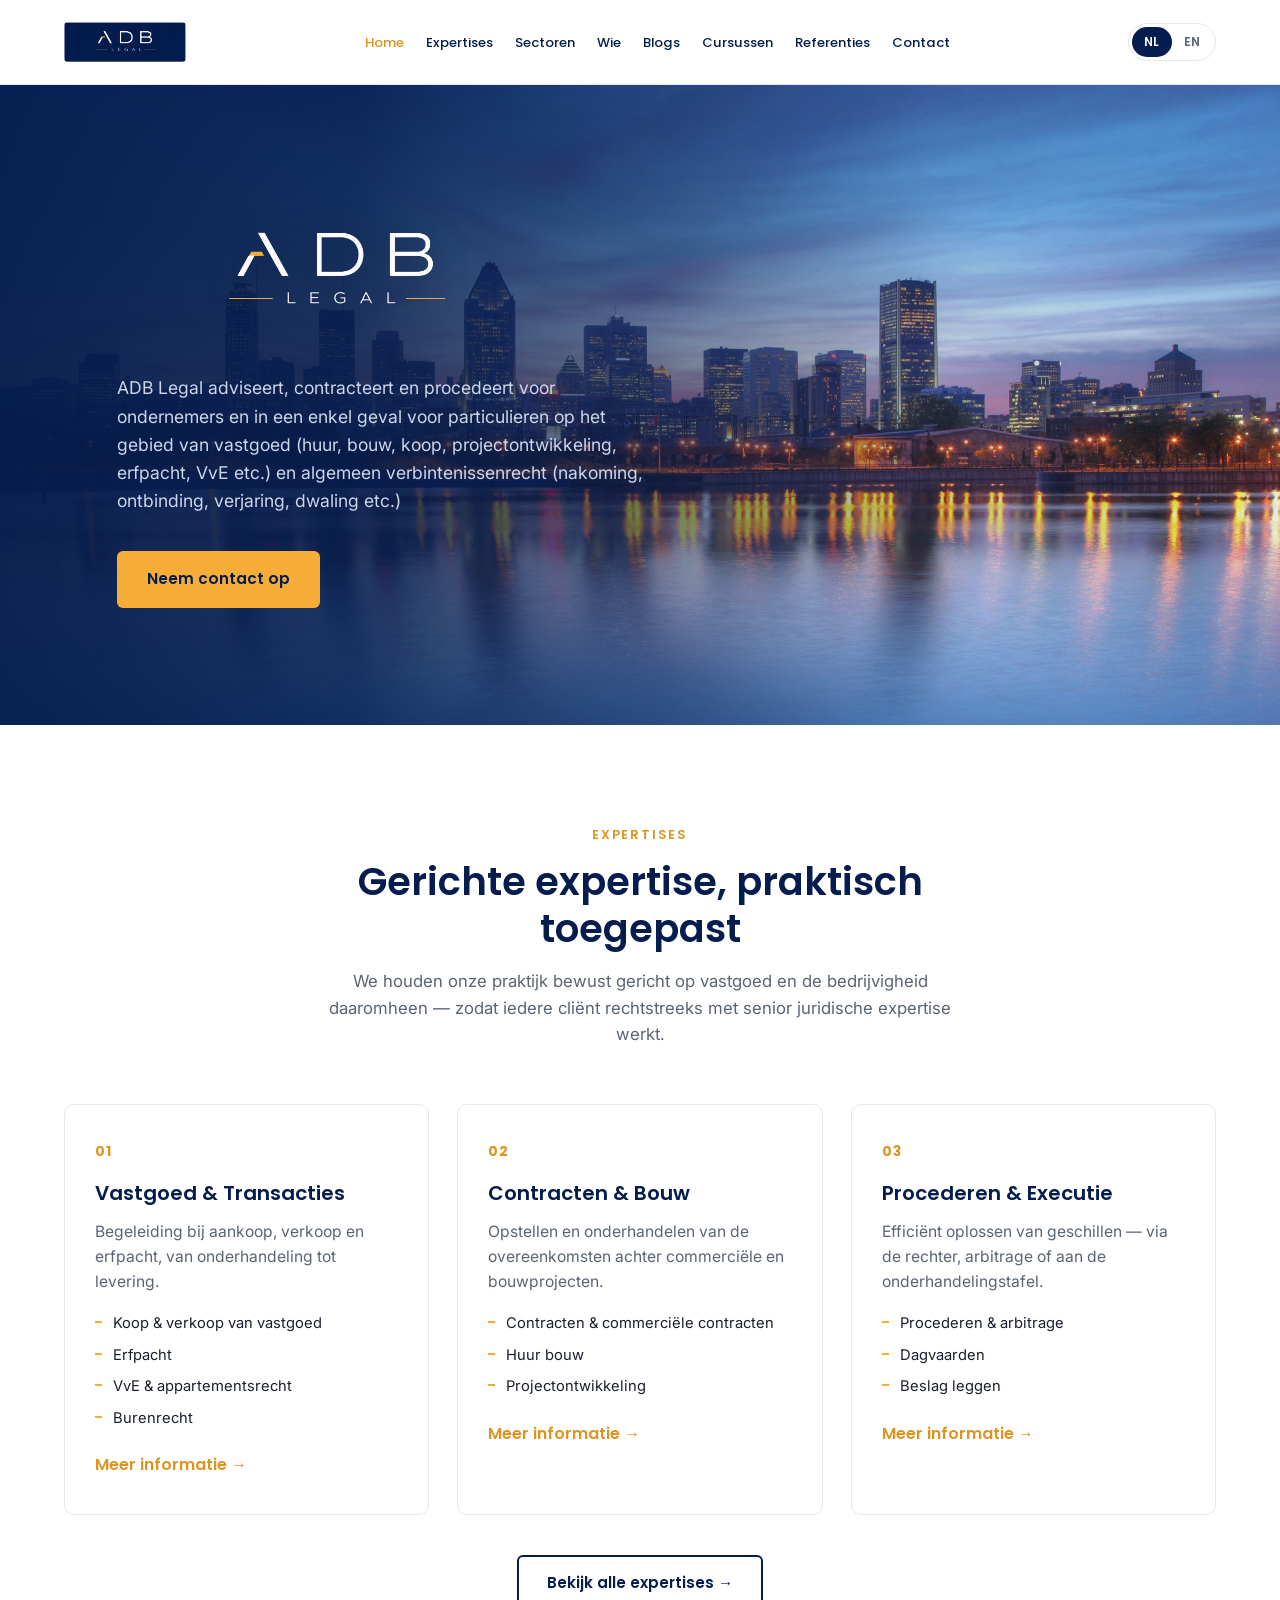
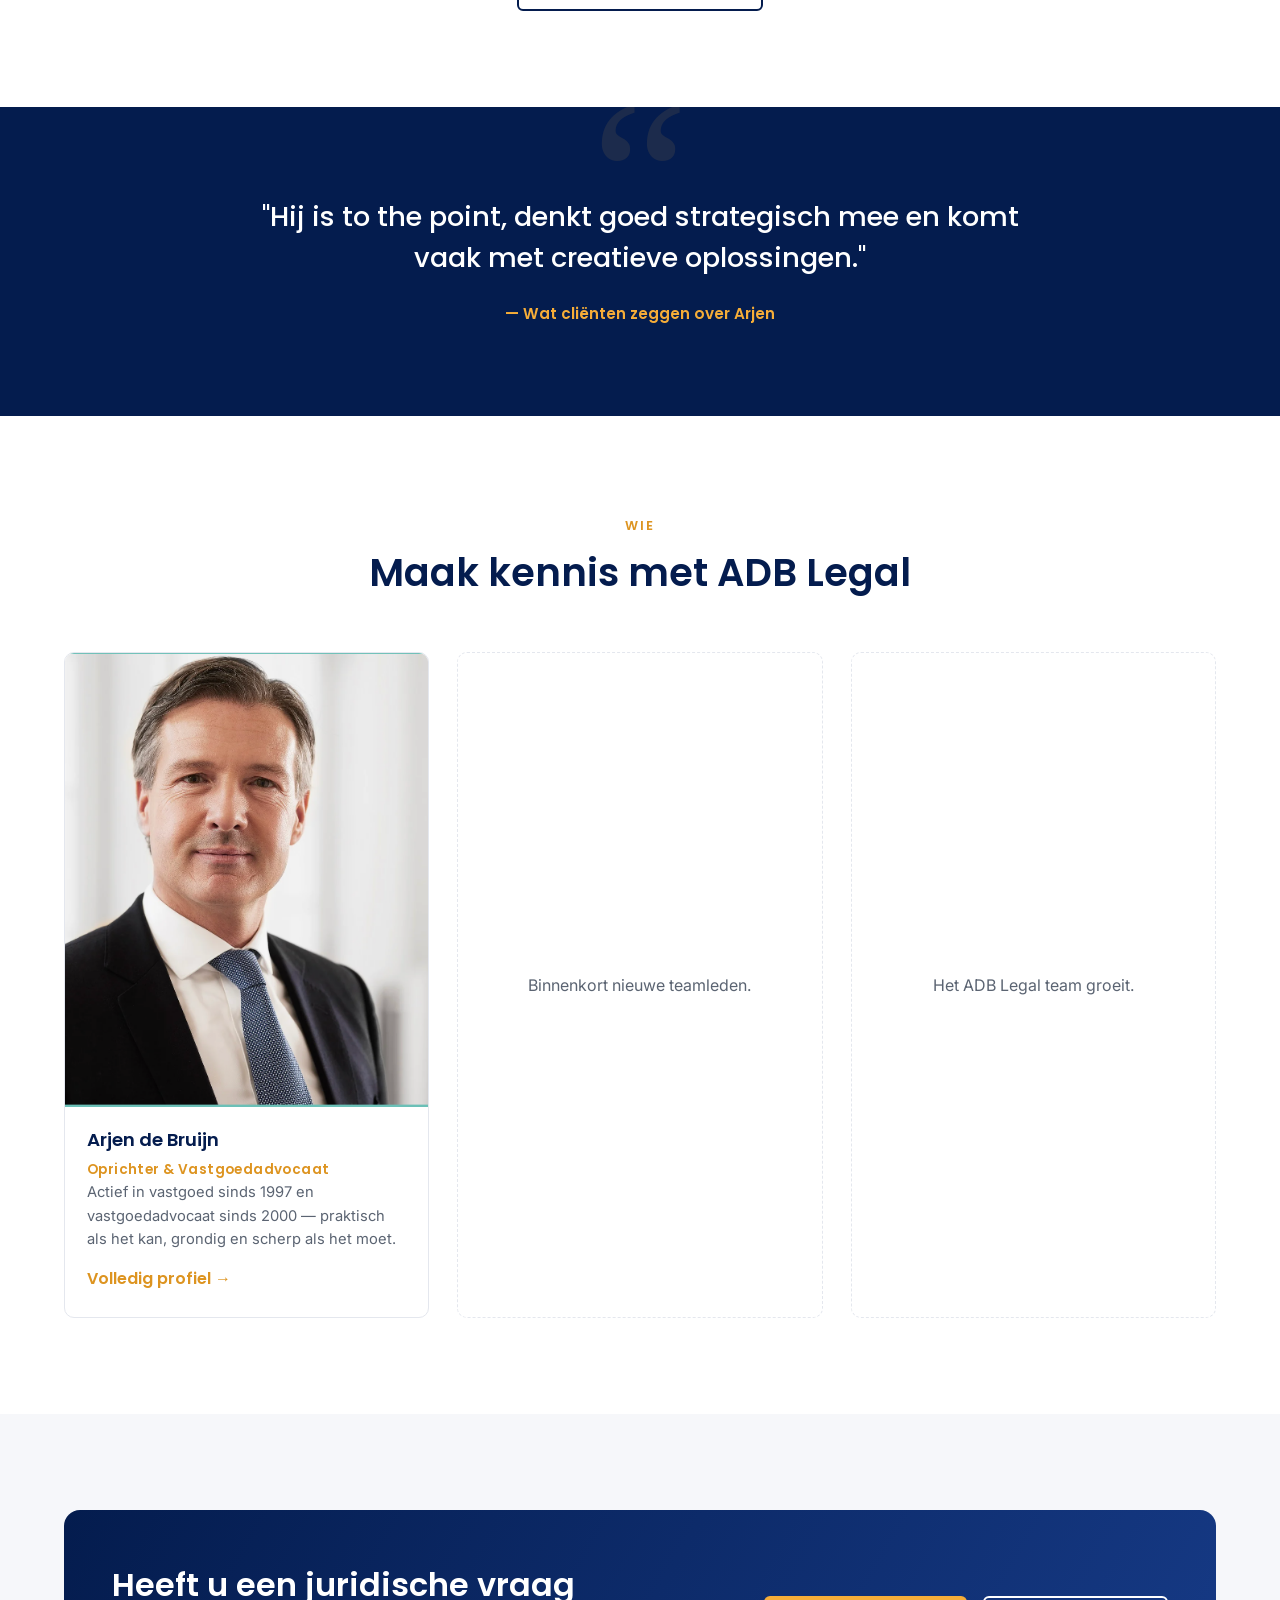
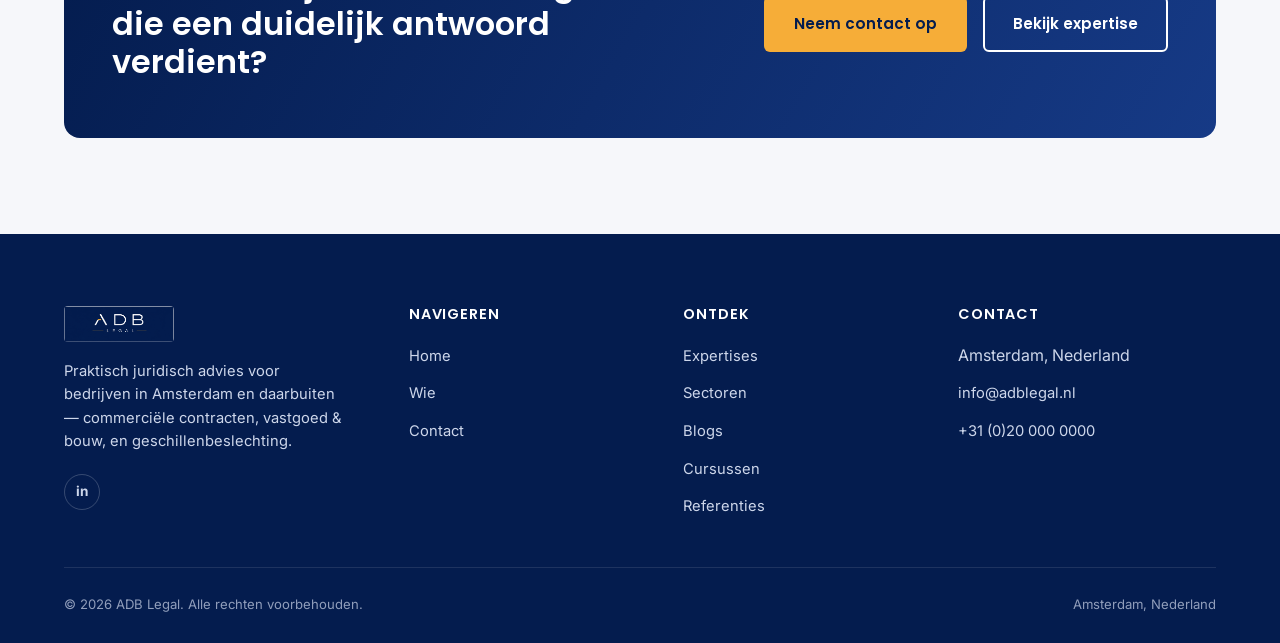
<file: index.html>
<!doctype html>
<html lang="nl">
<head>
<meta charset="UTF-8">
<meta name="viewport" content="width=device-width, initial-scale=1.0">
<title data-en="ADB Legal — Amsterdam Law Firm">ADB Legal — Advocatenkantoor Amsterdam</title>
<meta name="description" content="ADB Legal is een Amsterdams advocatenkantoor met praktisch juridisch advies over vastgoed, bouw, contracten en procederen.">
<link rel="icon" type="image/svg+xml" href="assets/images/favicon.svg">
<link rel="preconnect" href="https://fonts.googleapis.com">
<link rel="preconnect" href="https://fonts.gstatic.com" crossorigin>
<link href="https://fonts.googleapis.com/css2?family=Inter:wght@400;500;600;700&family=Poppins:wght@500;600;700&display=swap" rel="stylesheet">
<link rel="stylesheet" href="assets/css/style.css">
</head>
<body>

<header class="site-header">
  <div class="container">
    <a href="index.html" class="brand"><img src="assets/images/adb-legal-logo.png" alt="ADB Legal"></a>
    <nav class="main-nav" id="main-nav">
      <a href="index.html" class="active" data-en="Home">Home</a>
      <a href="expertise.html" data-en="Areas of Expertise">Expertises</a>
      <a href="sectors.html" data-en="Sectors">Sectoren</a>
      <a href="team.html" data-en="Who">Wie</a>
      <a href="blogs.html" data-en="Blogs">Blogs</a>
      <a href="courses.html" data-en="Courses">Cursussen</a>
      <a href="references.html" data-en="References">Referenties</a>
      <a href="contact.html" data-en="Contact">Contact</a>
    </nav>
    <div class="header-right">
      <div class="lang-switch" role="group" aria-label="Language">
        <button type="button" data-lang="nl">NL</button>
        <button type="button" data-lang="en">EN</button>
      </div>
      <button class="nav-toggle" aria-label="Toggle menu" aria-expanded="false">
        <span></span><span></span><span></span>
      </button>
    </div>
  </div>
</header>

<section class="hero">
  <div class="hero-media">
    <img src="assets/images/hero-skyline.jpg" alt="City skyline at dusk">
  </div>
  <div class="container hero-inner">
    <div class="hero-copy">
      <img src="assets/images/adb-legal-logo-transparent.png" alt="ADB Legal" class="hero-logo">
      <p data-en="ADB Legal advises, contracts and litigates — mainly for businesses, and occasionally for private individuals — in real estate (lease, construction, purchase, project development, ground lease, owners' associations, etc.) and general contract law (performance, termination, limitation periods, mistake, etc.)">ADB Legal adviseert, contracteert en procedeert voor ondernemers en in een enkel geval voor particulieren op het gebied van vastgoed (huur, bouw, koop, projectontwikkeling, erfpacht, VvE etc.) en algemeen verbintenissenrecht (nakoming, ontbinding, verjaring, dwaling etc.)</p>
      <div class="hero-actions">
        <a href="contact.html" class="btn btn-primary" data-en="Let's connect">Neem contact op</a>
      </div>
    </div>
  </div>
</section>

<section class="section" id="expertise">
  <div class="container">
    <div class="section-head center">
      <span class="eyebrow" data-en="Areas of Expertise">Expertises</span>
      <h2 data-en="Focused expertise, applied practically">Gerichte expertise, praktisch toegepast</h2>
      <p data-en="We keep our practice deliberately focused on real estate and the business around it — so every client works directly with senior legal expertise.">We houden onze praktijk bewust gericht op vastgoed en de bedrijvigheid daaromheen — zodat iedere cliënt rechtstreeks met senior juridische expertise werkt.</p>
    </div>
    <div class="card-grid">
      <div class="service-card">
        <span class="num">01</span>
        <h3 data-en="Real Estate &amp; Transactions">Vastgoed &amp; Transacties</h3>
        <p data-en="Guiding acquisitions, sales and ground leases from negotiation through delivery.">Begeleiding bij aankoop, verkoop en erfpacht, van onderhandeling tot levering.</p>
        <ul>
          <li data-en="Real estate purchases &amp; sale">Koop &amp; verkoop van vastgoed</li>
          <li data-en="Ground leases">Erfpacht</li>
          <li data-en="Homeowners' associations &amp; condominium law">VvE &amp; appartementsrecht</li>
          <li data-en="Neighbor law">Burenrecht</li>
        </ul>
        <a href="expertise.html#real-estate-transactions" class="btn-text" data-en="Learn more →">Meer informatie →</a>
      </div>
      <div class="service-card">
        <span class="num">02</span>
        <h3 data-en="Contracts &amp; Construction">Contracten &amp; Bouw</h3>
        <p data-en="Drafting and negotiating the agreements behind commercial and construction projects.">Opstellen en onderhandelen van de overeenkomsten achter commerciële en bouwprojecten.</p>
        <ul>
          <li data-en="Contracts &amp; commercial contracts">Contracten &amp; commerciële contracten</li>
          <li data-en="Construction leases">Huur bouw</li>
          <li data-en="Project development">Projectontwikkeling</li>
        </ul>
        <a href="expertise.html#contracts-construction" class="btn-text" data-en="Learn more →">Meer informatie →</a>
      </div>
      <div class="service-card">
        <span class="num">03</span>
        <h3 data-en="Litigation &amp; Enforcement">Procederen &amp; Executie</h3>
        <p data-en="Resolving conflicts efficiently — in court, arbitration, or at the negotiating table.">Efficiënt oplossen van geschillen — via de rechter, arbitrage of aan de onderhandelingstafel.</p>
        <ul>
          <li data-en="Litigation &amp; arbitration">Procederen &amp; arbitrage</li>
          <li data-en="Summonses">Dagvaarden</li>
          <li data-en="Attachments">Beslag leggen</li>
        </ul>
        <a href="expertise.html#litigation-enforcement" class="btn-text" data-en="Learn more →">Meer informatie →</a>
      </div>
    </div>
    <div style="text-align:center; margin-top: 40px;">
      <a href="expertise.html" class="btn btn-outline-navy" data-en="View all areas of expertise →">Bekijk alle expertises →</a>
    </div>
  </div>
</section>

<section class="quote-banner">
  <div class="container">
    <blockquote>
      <span data-en="&quot;He is straight to the point, thinks strategically, and often comes up with creative solutions.&quot;">"Hij is to the point, denkt goed strategisch mee en komt vaak met creatieve oplossingen."</span>
      <cite data-en="— What clients say about Arjen">— Wat cliënten zeggen over Arjen</cite>
    </blockquote>
  </div>
</section>

<section class="section">
  <div class="container">
    <div class="section-head center">
      <span class="eyebrow" data-en="Who">Wie</span>
      <h2 data-en="Meet the people behind ADB Legal">Maak kennis met ADB Legal</h2>
    </div>
    <div class="team-grid">
      <div class="team-card">
        <div class="photo">
          <img src="assets/images/arjen-de-bruijn.jpg" alt="Arjen de Bruijn">
        </div>
        <div class="info">
          <h3>Arjen de Bruijn</h3>
          <span class="role" data-en="Founding Partner &amp; Real Estate Attorney">Oprichter &amp; Vastgoedadvocaat</span>
          <p class="bio" data-en="Active in real estate since 1997 and a real estate attorney since 2000 — practical when possible, thorough and incisive when necessary.">Actief in vastgoed sinds 1997 en vastgoedadvocaat sinds 2000 — praktisch als het kan, grondig en scherp als het moet.</p>
          <a href="team.html" class="btn-text" data-en="Full profile →">Volledig profiel →</a>
        </div>
      </div>
      <div class="team-card placeholder">
        <p data-en="New team members joining soon.">Binnenkort nieuwe teamleden.</p>
      </div>
      <div class="team-card placeholder">
        <p data-en="Growing the ADB Legal team.">Het ADB Legal team groeit.</p>
      </div>
    </div>
  </div>
</section>

<section class="section bg-off">
  <div class="container">
    <div class="cta-banner">
      <h2 data-en="Have a legal question that needs a straight answer?">Heeft u een juridische vraag die een duidelijk antwoord verdient?</h2>
      <div class="actions">
        <a href="contact.html" class="btn btn-primary" data-en="Get in touch">Neem contact op</a>
        <a href="expertise.html" class="btn btn-outline" data-en="Explore expertise">Bekijk expertise</a>
      </div>
    </div>
  </div>
</section>

<footer class="site-footer">
  <div class="container">
    <div class="footer-grid">
      <div class="footer-brand">
        <img src="assets/images/adb-legal-logo.png" alt="ADB Legal">
        <p data-en="Practical legal counsel for businesses in Amsterdam and beyond — commercial contracts, real estate &amp; construction, and dispute resolution.">Praktisch juridisch advies voor bedrijven in Amsterdam en daarbuiten — commerciële contracten, vastgoed &amp; bouw, en geschillenbeslechting.</p>
        <div class="footer-social">
          <a href="#" aria-label="LinkedIn">in</a>
        </div>
      </div>
      <div class="footer-col">
        <h4 data-en="Navigate">Navigeren</h4>
        <ul>
          <li><a href="index.html" data-en="Home">Home</a></li>
          <li><a href="team.html" data-en="Who">Wie</a></li>
          <li><a href="contact.html" data-en="Contact">Contact</a></li>
        </ul>
      </div>
      <div class="footer-col">
        <h4 data-en="Explore">Ontdek</h4>
        <ul>
          <li><a href="expertise.html" data-en="Areas of Expertise">Expertises</a></li>
          <li><a href="sectors.html" data-en="Sectors">Sectoren</a></li>
          <li><a href="blogs.html" data-en="Blogs">Blogs</a></li>
          <li><a href="courses.html" data-en="Courses">Cursussen</a></li>
          <li><a href="references.html" data-en="References">Referenties</a></li>
        </ul>
      </div>
      <div class="footer-col">
        <h4>Contact</h4>
        <ul>
          <li data-en="Amsterdam, The Netherlands">Amsterdam, Nederland</li>
          <li><a href="mailto:info@adblegal.nl">info@adblegal.nl</a></li>
          <li><a href="tel:+31200000000">+31 (0)20 000 0000</a></li>
        </ul>
      </div>
    </div>
    <div class="footer-bottom">
      <span data-en="© 2026 ADB Legal. All rights reserved.">© 2026 ADB Legal. Alle rechten voorbehouden.</span>
      <span data-en="Amsterdam, The Netherlands">Amsterdam, Nederland</span>
    </div>
  </div>
</footer>

<script src="assets/js/i18n.js"></script>
<script src="assets/js/main.js"></script>
</body>
</html>
</file>
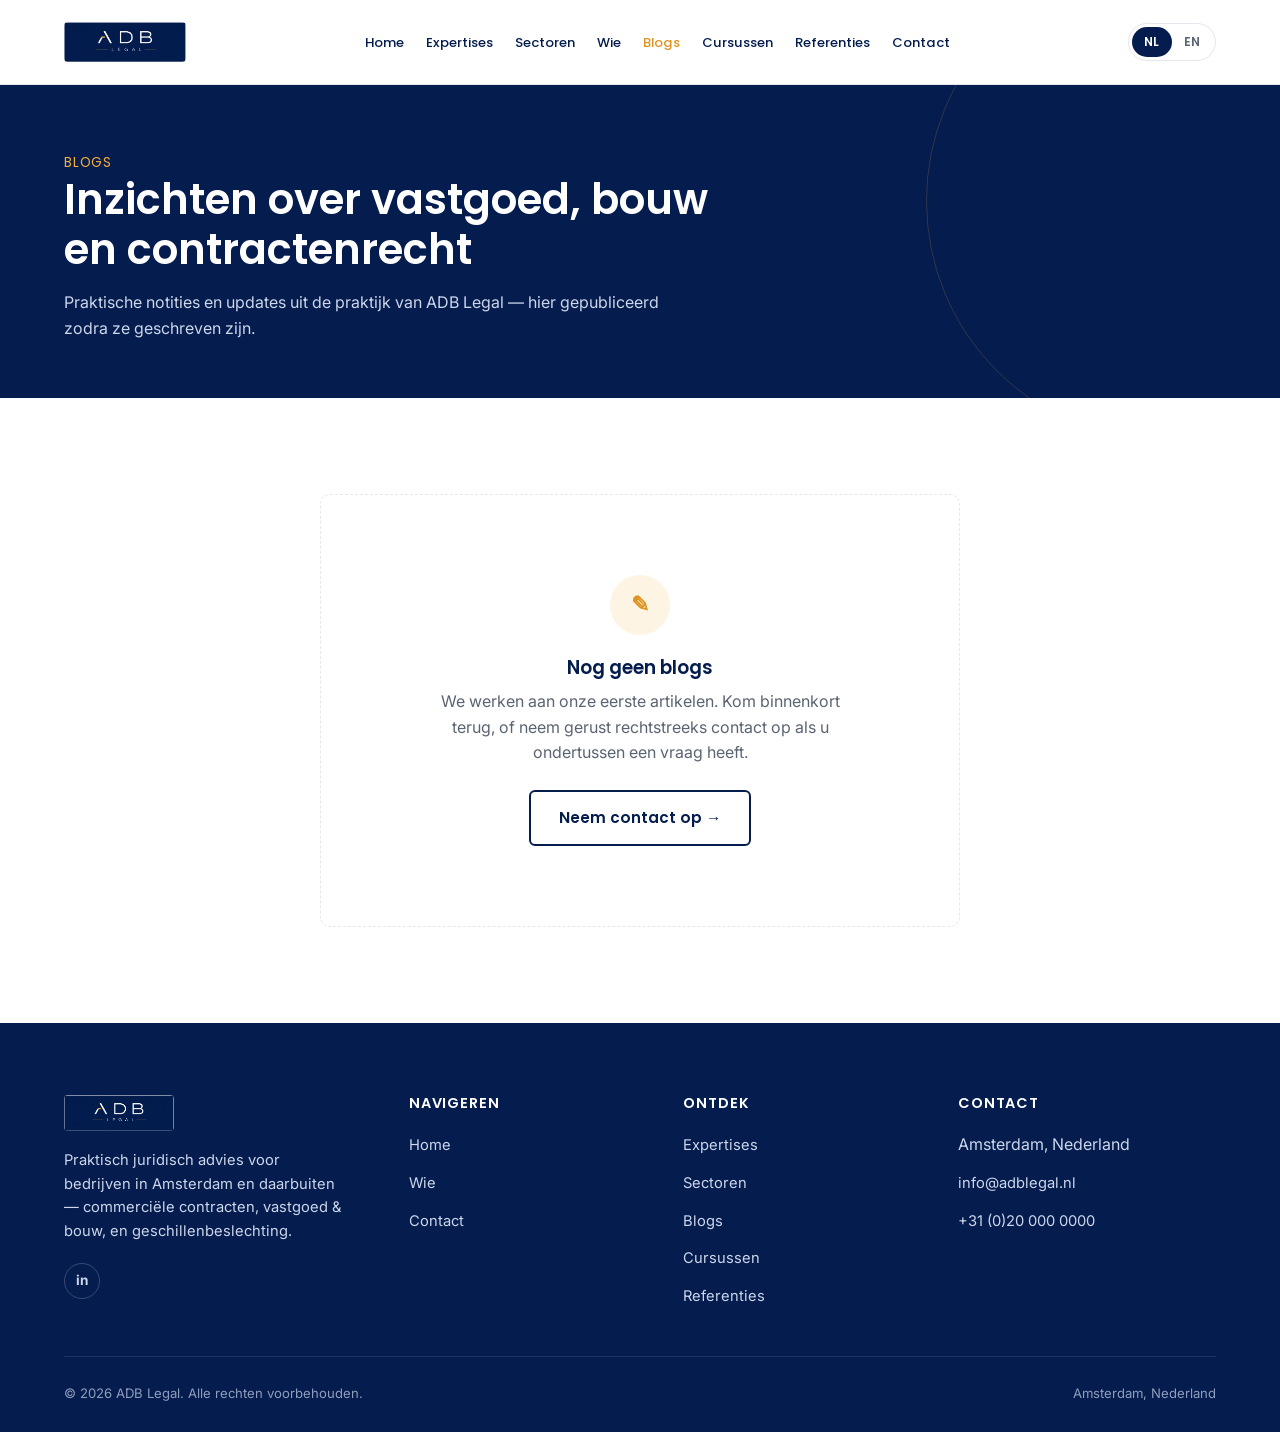
<file: blogs.html>
<!doctype html>
<html lang="nl">
<head>
<meta charset="UTF-8">
<meta name="viewport" content="width=device-width, initial-scale=1.0">
<title>Blogs — ADB Legal</title>
<meta name="description" content="Inzichten en updates van ADB Legal.">
<link rel="icon" type="image/svg+xml" href="assets/images/favicon.svg">
<link rel="preconnect" href="https://fonts.googleapis.com">
<link rel="preconnect" href="https://fonts.gstatic.com" crossorigin>
<link href="https://fonts.googleapis.com/css2?family=Inter:wght@400;500;600;700&family=Poppins:wght@500;600;700&display=swap" rel="stylesheet">
<link rel="stylesheet" href="assets/css/style.css">
</head>
<body>

<header class="site-header">
  <div class="container">
    <a href="index.html" class="brand"><img src="assets/images/adb-legal-logo.png" alt="ADB Legal"></a>
    <nav class="main-nav" id="main-nav">
      <a href="index.html" data-en="Home">Home</a>
      <a href="expertise.html" data-en="Areas of Expertise">Expertises</a>
      <a href="sectors.html" data-en="Sectors">Sectoren</a>
      <a href="team.html" data-en="Who">Wie</a>
      <a href="blogs.html" class="active" data-en="Blogs">Blogs</a>
      <a href="courses.html" data-en="Courses">Cursussen</a>
      <a href="references.html" data-en="References">Referenties</a>
      <a href="contact.html" data-en="Contact">Contact</a>
    </nav>
    <div class="header-right">
      <div class="lang-switch" role="group" aria-label="Language">
        <button type="button" data-lang="nl">NL</button>
        <button type="button" data-lang="en">EN</button>
      </div>
      <button class="nav-toggle" aria-label="Toggle menu" aria-expanded="false">
        <span></span><span></span><span></span>
      </button>
    </div>
  </div>
</header>

<section class="page-header">
  <div class="container">
    <span class="breadcrumb">Blogs</span>
    <h1 data-en="Insights on real estate, construction and contract law">Inzichten over vastgoed, bouw en contractenrecht</h1>
    <p data-en="Practical notes and updates from ADB Legal's practice — published here as they're written.">Praktische notities en updates uit de praktijk van ADB Legal — hier gepubliceerd zodra ze geschreven zijn.</p>
  </div>
</section>

<section class="section">
  <div class="container">
    <div class="empty-state">
      <div class="icon">✎</div>
      <h3 data-en="No blog posts yet">Nog geen blogs</h3>
      <p data-en="We're working on our first articles. Check back soon, or get in touch directly if you have a question in the meantime.">We werken aan onze eerste artikelen. Kom binnenkort terug, of neem gerust rechtstreeks contact op als u ondertussen een vraag heeft.</p>
      <div style="margin-top: 24px;">
        <a href="contact.html" class="btn btn-outline-navy" data-en="Get in touch →">Neem contact op →</a>
      </div>
    </div>
  </div>
</section>

<footer class="site-footer">
  <div class="container">
    <div class="footer-grid">
      <div class="footer-brand">
        <img src="assets/images/adb-legal-logo.png" alt="ADB Legal">
        <p data-en="Practical legal counsel for businesses in Amsterdam and beyond — commercial contracts, real estate &amp; construction, and dispute resolution.">Praktisch juridisch advies voor bedrijven in Amsterdam en daarbuiten — commerciële contracten, vastgoed &amp; bouw, en geschillenbeslechting.</p>
        <div class="footer-social">
          <a href="#" aria-label="LinkedIn">in</a>
        </div>
      </div>
      <div class="footer-col">
        <h4 data-en="Navigate">Navigeren</h4>
        <ul>
          <li><a href="index.html" data-en="Home">Home</a></li>
          <li><a href="team.html" data-en="Who">Wie</a></li>
          <li><a href="contact.html" data-en="Contact">Contact</a></li>
        </ul>
      </div>
      <div class="footer-col">
        <h4 data-en="Explore">Ontdek</h4>
        <ul>
          <li><a href="expertise.html" data-en="Areas of Expertise">Expertises</a></li>
          <li><a href="sectors.html" data-en="Sectors">Sectoren</a></li>
          <li><a href="blogs.html" data-en="Blogs">Blogs</a></li>
          <li><a href="courses.html" data-en="Courses">Cursussen</a></li>
          <li><a href="references.html" data-en="References">Referenties</a></li>
        </ul>
      </div>
      <div class="footer-col">
        <h4>Contact</h4>
        <ul>
          <li data-en="Amsterdam, The Netherlands">Amsterdam, Nederland</li>
          <li><a href="mailto:info@adblegal.nl">info@adblegal.nl</a></li>
          <li><a href="tel:+31200000000">+31 (0)20 000 0000</a></li>
        </ul>
      </div>
    </div>
    <div class="footer-bottom">
      <span data-en="© 2026 ADB Legal. All rights reserved.">© 2026 ADB Legal. Alle rechten voorbehouden.</span>
      <span data-en="Amsterdam, The Netherlands">Amsterdam, Nederland</span>
    </div>
  </div>
</footer>

<script src="assets/js/i18n.js"></script>
<script src="assets/js/main.js"></script>
</body>
</html>
</file>
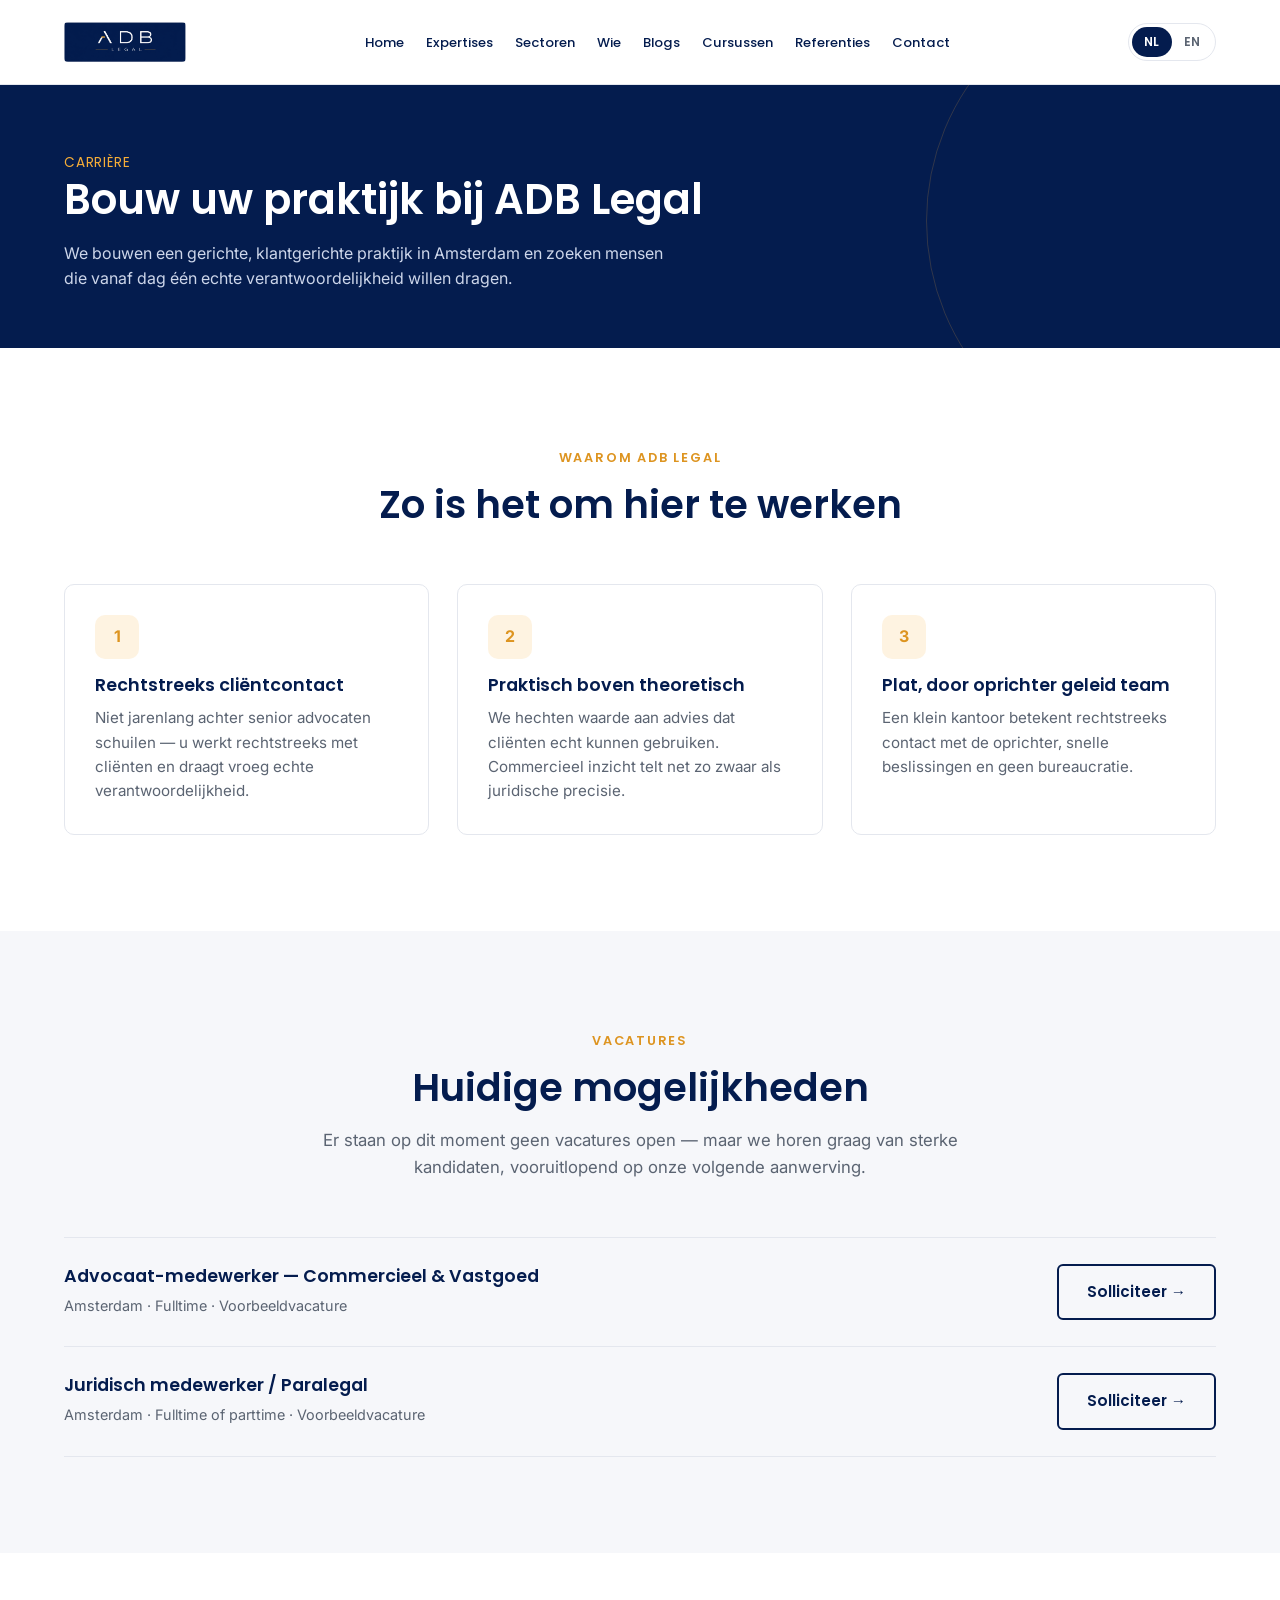
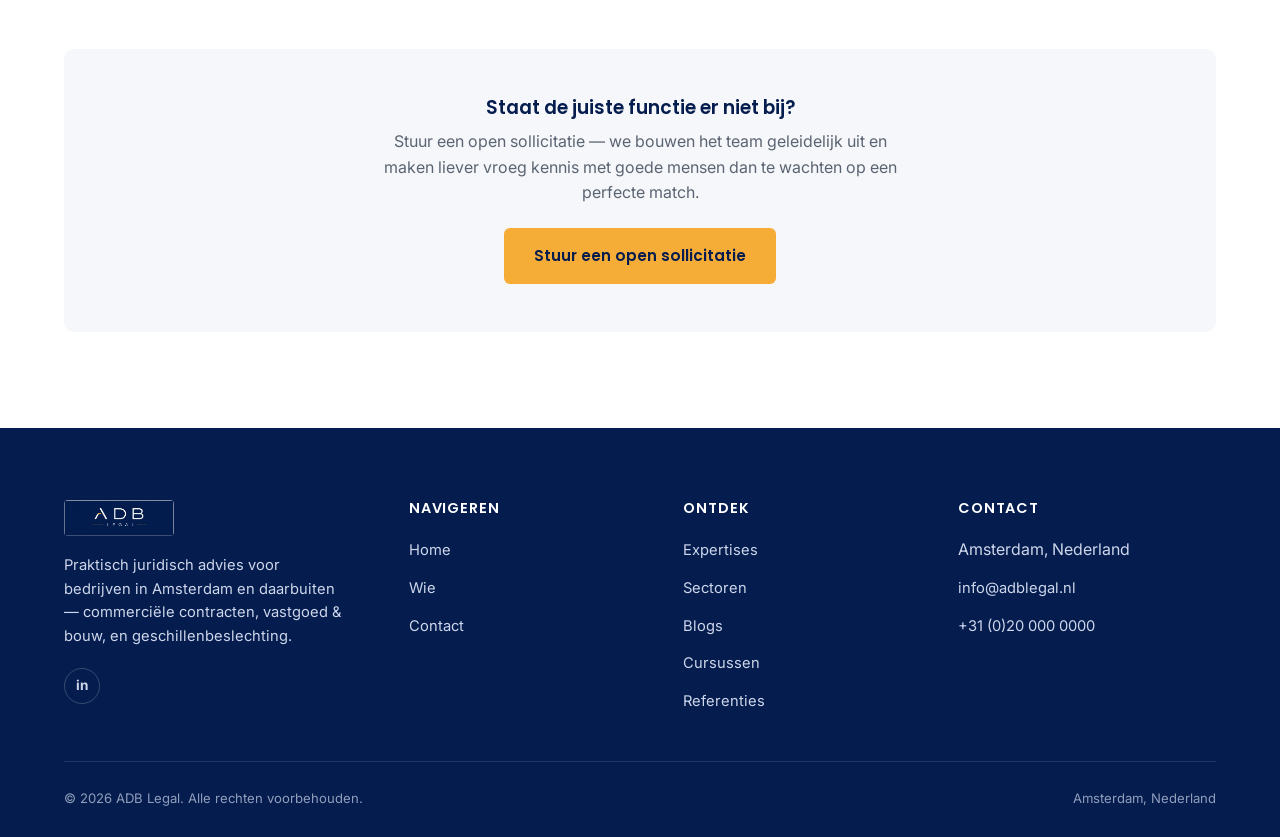
<file: career.html>
<!doctype html>
<html lang="nl">
<head>
<meta charset="UTF-8">
<meta name="viewport" content="width=device-width, initial-scale=1.0">
<title data-en="Career — ADB Legal">Carrière — ADB Legal</title>
<meta name="description" content="Werken bij ADB Legal in Amsterdam. Bekijk openstaande vacatures en onze aanpak van de praktijk.">
<link rel="icon" type="image/svg+xml" href="assets/images/favicon.svg">
<link rel="preconnect" href="https://fonts.googleapis.com">
<link rel="preconnect" href="https://fonts.gstatic.com" crossorigin>
<link href="https://fonts.googleapis.com/css2?family=Inter:wght@400;500;600;700&family=Poppins:wght@500;600;700&display=swap" rel="stylesheet">
<link rel="stylesheet" href="assets/css/style.css">
</head>
<body>

<header class="site-header">
  <div class="container">
    <a href="index.html" class="brand"><img src="assets/images/adb-legal-logo.png" alt="ADB Legal"></a>
    <nav class="main-nav" id="main-nav">
      <a href="index.html" data-en="Home">Home</a>
      <a href="expertise.html" data-en="Areas of Expertise">Expertises</a>
      <a href="sectors.html" data-en="Sectors">Sectoren</a>
      <a href="team.html" data-en="Who">Wie</a>
      <a href="blogs.html" data-en="Blogs">Blogs</a>
      <a href="courses.html" data-en="Courses">Cursussen</a>
      <a href="references.html" data-en="References">Referenties</a>
      <a href="contact.html" data-en="Contact">Contact</a>
    </nav>
    <div class="header-right">
      <div class="lang-switch" role="group" aria-label="Language">
        <button type="button" data-lang="nl">NL</button>
        <button type="button" data-lang="en">EN</button>
      </div>
      <button class="nav-toggle" aria-label="Toggle menu" aria-expanded="false">
        <span></span><span></span><span></span>
      </button>
    </div>
  </div>
</header>

<section class="page-header">
  <div class="container">
    <span class="breadcrumb" data-en="Career">Carrière</span>
    <h1 data-en="Build your practice at ADB Legal">Bouw uw praktijk bij ADB Legal</h1>
    <p data-en="We're growing a focused, client-first firm in Amsterdam and looking for people who want real ownership of their work from day one.">We bouwen een gerichte, klantgerichte praktijk in Amsterdam en zoeken mensen die vanaf dag één echte verantwoordelijkheid willen dragen.</p>
  </div>
</section>

<section class="section">
  <div class="container">
    <div class="section-head center">
      <span class="eyebrow" data-en="Why ADB Legal">Waarom ADB Legal</span>
      <h2 data-en="What it's like to work here">Zo is het om hier te werken</h2>
    </div>
    <div class="value-grid">
      <div class="value-card">
        <div class="icon">1</div>
        <h3 data-en="Direct client ownership">Rechtstreeks cliëntcontact</h3>
        <p data-en="No sitting behind senior associates for years — you work directly with clients and carry real responsibility early.">Niet jarenlang achter senior advocaten schuilen — u werkt rechtstreeks met cliënten en draagt vroeg echte verantwoordelijkheid.</p>
      </div>
      <div class="value-card">
        <div class="icon">2</div>
        <h3 data-en="Practical over theoretical">Praktisch boven theoretisch</h3>
        <p data-en="We value advice clients can actually use. Commercial judgment matters as much as legal precision.">We hechten waarde aan advies dat cliënten echt kunnen gebruiken. Commercieel inzicht telt net zo zwaar als juridische precisie.</p>
      </div>
      <div class="value-card">
        <div class="icon">3</div>
        <h3 data-en="Flat, founder-led team">Plat, door oprichter geleid team</h3>
        <p data-en="A small firm means direct access to the founding partner, fast decisions, and no bureaucracy.">Een klein kantoor betekent rechtstreeks contact met de oprichter, snelle beslissingen en geen bureaucratie.</p>
      </div>
    </div>
  </div>
</section>

<section class="section bg-off">
  <div class="container">
    <div class="section-head center">
      <span class="eyebrow" data-en="Open Roles">Vacatures</span>
      <h2 data-en="Current opportunities">Huidige mogelijkheden</h2>
      <p data-en="There are no open vacancies listed right now — but we're always happy to hear from strong candidates ahead of our next hire.">Er staan op dit moment geen vacatures open — maar we horen graag van sterke kandidaten, vooruitlopend op onze volgende aanwerving.</p>
    </div>
    <div class="job-list">
      <div class="job-row">
        <div>
          <h3 data-en="Associate Lawyer — Commercial &amp; Real Estate">Advocaat-medewerker — Commercieel &amp; Vastgoed</h3>
          <span class="meta" data-en="Amsterdam · Full-time · Placeholder listing">Amsterdam · Fulltime · Voorbeeldvacature</span>
        </div>
        <a href="contact.html" class="btn btn-outline-navy" data-en="Apply →">Solliciteer →</a>
      </div>
      <div class="job-row">
        <div>
          <h3 data-en="Legal Assistant / Paralegal">Juridisch medewerker / Paralegal</h3>
          <span class="meta" data-en="Amsterdam · Full-time or part-time · Placeholder listing">Amsterdam · Fulltime of parttime · Voorbeeldvacature</span>
        </div>
        <a href="contact.html" class="btn btn-outline-navy" data-en="Apply →">Solliciteer →</a>
      </div>
    </div>
  </div>
</section>

<section class="section">
  <div class="container">
    <div class="open-app">
      <h3 data-en="Don't see the right role?">Staat de juiste functie er niet bij?</h3>
      <p data-en="Send us an open application — we're building the team gradually and would rather meet good people early than wait for a perfect vacancy match.">Stuur een open sollicitatie — we bouwen het team geleidelijk uit en maken liever vroeg kennis met goede mensen dan te wachten op een perfecte match.</p>
      <a href="contact.html" class="btn btn-primary" data-en="Send an open application">Stuur een open sollicitatie</a>
    </div>
  </div>
</section>

<footer class="site-footer">
  <div class="container">
    <div class="footer-grid">
      <div class="footer-brand">
        <img src="assets/images/adb-legal-logo.png" alt="ADB Legal">
        <p data-en="Practical legal counsel for businesses in Amsterdam and beyond — commercial contracts, real estate &amp; construction, and dispute resolution.">Praktisch juridisch advies voor bedrijven in Amsterdam en daarbuiten — commerciële contracten, vastgoed &amp; bouw, en geschillenbeslechting.</p>
        <div class="footer-social">
          <a href="#" aria-label="LinkedIn">in</a>
        </div>
      </div>
      <div class="footer-col">
        <h4 data-en="Navigate">Navigeren</h4>
        <ul>
          <li><a href="index.html" data-en="Home">Home</a></li>
          <li><a href="team.html" data-en="Who">Wie</a></li>
          <li><a href="contact.html" data-en="Contact">Contact</a></li>
        </ul>
      </div>
      <div class="footer-col">
        <h4 data-en="Explore">Ontdek</h4>
        <ul>
          <li><a href="expertise.html" data-en="Areas of Expertise">Expertises</a></li>
          <li><a href="sectors.html" data-en="Sectors">Sectoren</a></li>
          <li><a href="blogs.html" data-en="Blogs">Blogs</a></li>
          <li><a href="courses.html" data-en="Courses">Cursussen</a></li>
          <li><a href="references.html" data-en="References">Referenties</a></li>
        </ul>
      </div>
      <div class="footer-col">
        <h4>Contact</h4>
        <ul>
          <li data-en="Amsterdam, The Netherlands">Amsterdam, Nederland</li>
          <li><a href="mailto:info@adblegal.nl">info@adblegal.nl</a></li>
          <li><a href="tel:+31200000000">+31 (0)20 000 0000</a></li>
        </ul>
      </div>
    </div>
    <div class="footer-bottom">
      <span data-en="© 2026 ADB Legal. All rights reserved.">© 2026 ADB Legal. Alle rechten voorbehouden.</span>
      <span data-en="Amsterdam, The Netherlands">Amsterdam, Nederland</span>
    </div>
  </div>
</footer>

<script src="assets/js/i18n.js"></script>
<script src="assets/js/main.js"></script>
</body>
</html>
</file>
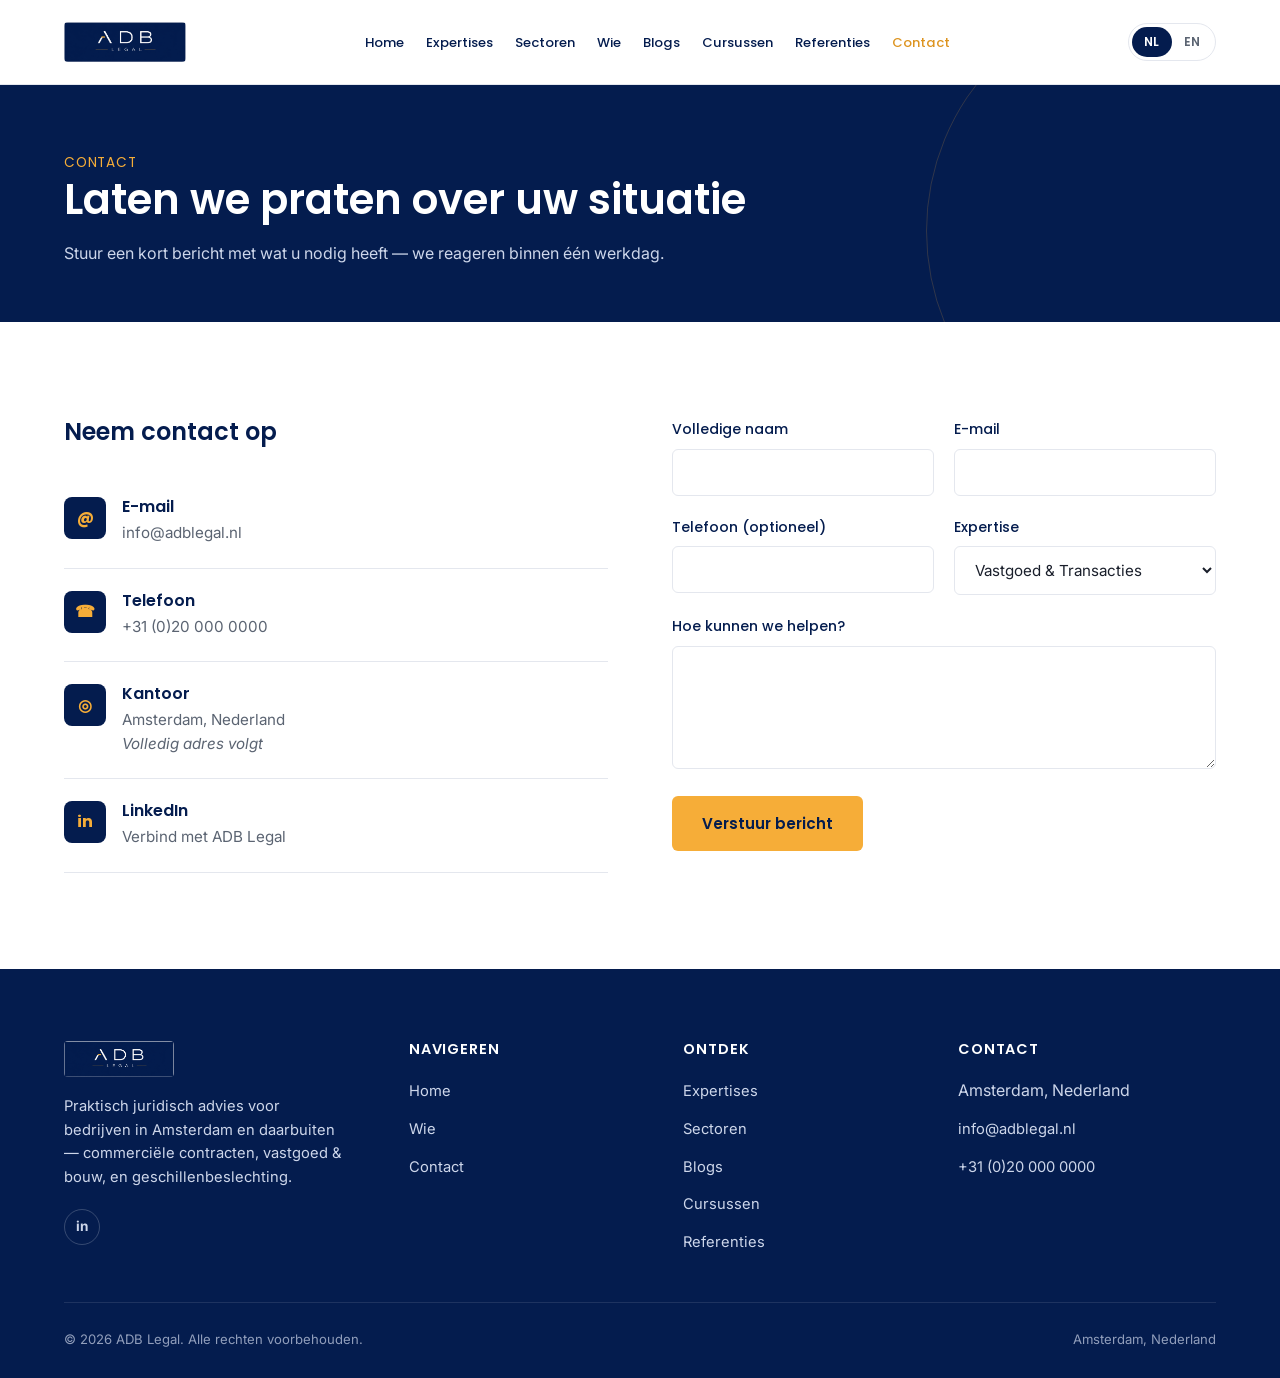
<file: contact.html>
<!doctype html>
<html lang="nl">
<head>
<meta charset="UTF-8">
<meta name="viewport" content="width=device-width, initial-scale=1.0">
<title>Contact — ADB Legal</title>
<meta name="description" content="Neem contact op met ADB Legal in Amsterdam.">
<link rel="icon" type="image/svg+xml" href="assets/images/favicon.svg">
<link rel="preconnect" href="https://fonts.googleapis.com">
<link rel="preconnect" href="https://fonts.gstatic.com" crossorigin>
<link href="https://fonts.googleapis.com/css2?family=Inter:wght@400;500;600;700&family=Poppins:wght@500;600;700&display=swap" rel="stylesheet">
<link rel="stylesheet" href="assets/css/style.css">
</head>
<body>

<header class="site-header">
  <div class="container">
    <a href="index.html" class="brand"><img src="assets/images/adb-legal-logo.png" alt="ADB Legal"></a>
    <nav class="main-nav" id="main-nav">
      <a href="index.html" data-en="Home">Home</a>
      <a href="expertise.html" data-en="Areas of Expertise">Expertises</a>
      <a href="sectors.html" data-en="Sectors">Sectoren</a>
      <a href="team.html" data-en="Who">Wie</a>
      <a href="blogs.html" data-en="Blogs">Blogs</a>
      <a href="courses.html" data-en="Courses">Cursussen</a>
      <a href="references.html" data-en="References">Referenties</a>
      <a href="contact.html" class="active" data-en="Contact">Contact</a>
    </nav>
    <div class="header-right">
      <div class="lang-switch" role="group" aria-label="Language">
        <button type="button" data-lang="nl">NL</button>
        <button type="button" data-lang="en">EN</button>
      </div>
      <button class="nav-toggle" aria-label="Toggle menu" aria-expanded="false">
        <span></span><span></span><span></span>
      </button>
    </div>
  </div>
</header>

<section class="page-header">
  <div class="container">
    <span class="breadcrumb">Contact</span>
    <h1 data-en="Let's talk about your situation">Laten we praten over uw situatie</h1>
    <p data-en="Send a short message describing what you need — we'll get back to you within one business day.">Stuur een kort bericht met wat u nodig heeft — we reageren binnen één werkdag.</p>
  </div>
</section>

<section class="section">
  <div class="container">
    <div class="contact-grid">
      <div>
        <h2 style="margin-bottom: 28px;" data-en="Get in touch">Neem contact op</h2>

        <div class="contact-info-card">
          <div class="icon">@</div>
          <div>
            <h4 data-en="Email">E-mail</h4>
            <a href="mailto:info@adblegal.nl">info@adblegal.nl</a>
          </div>
        </div>
        <div class="contact-info-card">
          <div class="icon">☎</div>
          <div>
            <h4 data-en="Phone">Telefoon</h4>
            <a href="tel:+31200000000">+31 (0)20 000 0000</a>
          </div>
        </div>
        <div class="contact-info-card">
          <div class="icon">◎</div>
          <div>
            <h4 data-en="Office">Kantoor</h4>
            <p><span data-en="Amsterdam, The Netherlands">Amsterdam, Nederland</span><br><em data-en="Full address to be added">Volledig adres volgt</em></p>
          </div>
        </div>
        <div class="contact-info-card">
          <div class="icon">in</div>
          <div>
            <h4>LinkedIn</h4>
            <a href="#" data-en="Connect with ADB Legal">Verbind met ADB Legal</a>
          </div>
        </div>
      </div>

      <div>
        <form class="contact-form">
          <div class="form-row">
            <div class="form-field">
              <label for="name" data-en="Full name">Volledige naam</label>
              <input type="text" id="name" name="name" required>
            </div>
            <div class="form-field">
              <label for="email" data-en="Email">E-mail</label>
              <input type="email" id="email" name="email" required>
            </div>
          </div>
          <div class="form-row">
            <div class="form-field">
              <label for="phone" data-en="Phone (optional)">Telefoon (optioneel)</label>
              <input type="tel" id="phone" name="phone">
            </div>
            <div class="form-field">
              <label for="topic" data-en="Practice area">Expertise</label>
              <select id="topic" name="topic">
                <option data-en="Real Estate &amp; Transactions">Vastgoed &amp; Transacties</option>
                <option data-en="Contracts &amp; Construction">Contracten &amp; Bouw</option>
                <option data-en="Litigation &amp; Enforcement">Procederen &amp; Executie</option>
                <option data-en="Not sure">Weet ik niet zeker</option>
              </select>
            </div>
          </div>
          <div class="form-field">
            <label for="message" data-en="How can we help?">Hoe kunnen we helpen?</label>
            <textarea id="message" name="message" rows="5" required></textarea>
          </div>
          <button type="submit" class="btn btn-primary" data-en="Send message">Verstuur bericht</button>
          <p class="form-note form-status" data-en-status="Thanks — this demo form isn't wired to email yet. Connect it to a form service or backend to start receiving messages." data-nl-status="Bedankt — dit demo-formulier is nog niet gekoppeld aan e-mail. Verbind het met een formulierdienst of backend om berichten te ontvangen."></p>
        </form>
      </div>
    </div>
  </div>
</section>

<footer class="site-footer">
  <div class="container">
    <div class="footer-grid">
      <div class="footer-brand">
        <img src="assets/images/adb-legal-logo.png" alt="ADB Legal">
        <p data-en="Practical legal counsel for businesses in Amsterdam and beyond — commercial contracts, real estate &amp; construction, and dispute resolution.">Praktisch juridisch advies voor bedrijven in Amsterdam en daarbuiten — commerciële contracten, vastgoed &amp; bouw, en geschillenbeslechting.</p>
        <div class="footer-social">
          <a href="#" aria-label="LinkedIn">in</a>
        </div>
      </div>
      <div class="footer-col">
        <h4 data-en="Navigate">Navigeren</h4>
        <ul>
          <li><a href="index.html" data-en="Home">Home</a></li>
          <li><a href="team.html" data-en="Who">Wie</a></li>
          <li><a href="contact.html" data-en="Contact">Contact</a></li>
        </ul>
      </div>
      <div class="footer-col">
        <h4 data-en="Explore">Ontdek</h4>
        <ul>
          <li><a href="expertise.html" data-en="Areas of Expertise">Expertises</a></li>
          <li><a href="sectors.html" data-en="Sectors">Sectoren</a></li>
          <li><a href="blogs.html" data-en="Blogs">Blogs</a></li>
          <li><a href="courses.html" data-en="Courses">Cursussen</a></li>
          <li><a href="references.html" data-en="References">Referenties</a></li>
        </ul>
      </div>
      <div class="footer-col">
        <h4>Contact</h4>
        <ul>
          <li data-en="Amsterdam, The Netherlands">Amsterdam, Nederland</li>
          <li><a href="mailto:info@adblegal.nl">info@adblegal.nl</a></li>
          <li><a href="tel:+31200000000">+31 (0)20 000 0000</a></li>
        </ul>
      </div>
    </div>
    <div class="footer-bottom">
      <span data-en="© 2026 ADB Legal. All rights reserved.">© 2026 ADB Legal. Alle rechten voorbehouden.</span>
      <span data-en="Amsterdam, The Netherlands">Amsterdam, Nederland</span>
    </div>
  </div>
</footer>

<script src="assets/js/i18n.js"></script>
<script src="assets/js/main.js"></script>
</body>
</html>
</file>
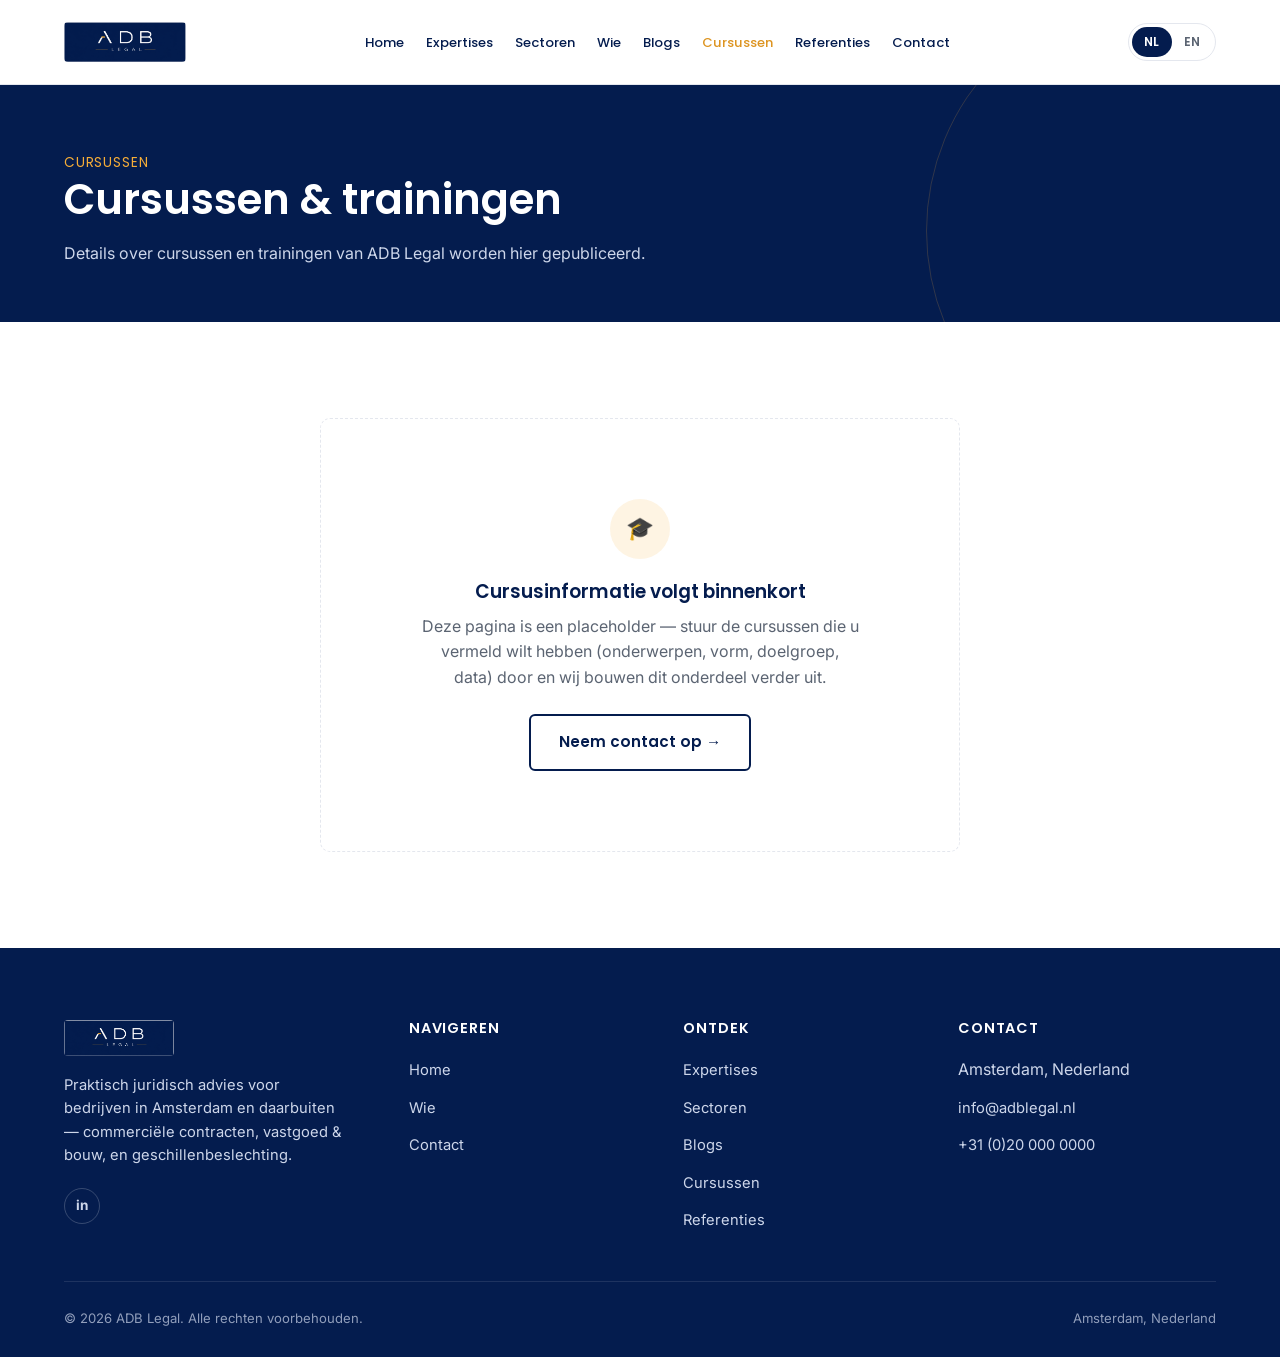
<file: courses.html>
<!doctype html>
<html lang="nl">
<head>
<meta charset="UTF-8">
<meta name="viewport" content="width=device-width, initial-scale=1.0">
<title data-en="Courses — ADB Legal">Cursussen — ADB Legal</title>
<meta name="description" content="Cursussen en trainingen van ADB Legal.">
<link rel="icon" type="image/svg+xml" href="assets/images/favicon.svg">
<link rel="preconnect" href="https://fonts.googleapis.com">
<link rel="preconnect" href="https://fonts.gstatic.com" crossorigin>
<link href="https://fonts.googleapis.com/css2?family=Inter:wght@400;500;600;700&family=Poppins:wght@500;600;700&display=swap" rel="stylesheet">
<link rel="stylesheet" href="assets/css/style.css">
</head>
<body>

<header class="site-header">
  <div class="container">
    <a href="index.html" class="brand"><img src="assets/images/adb-legal-logo.png" alt="ADB Legal"></a>
    <nav class="main-nav" id="main-nav">
      <a href="index.html" data-en="Home">Home</a>
      <a href="expertise.html" data-en="Areas of Expertise">Expertises</a>
      <a href="sectors.html" data-en="Sectors">Sectoren</a>
      <a href="team.html" data-en="Who">Wie</a>
      <a href="blogs.html" data-en="Blogs">Blogs</a>
      <a href="courses.html" class="active" data-en="Courses">Cursussen</a>
      <a href="references.html" data-en="References">Referenties</a>
      <a href="contact.html" data-en="Contact">Contact</a>
    </nav>
    <div class="header-right">
      <div class="lang-switch" role="group" aria-label="Language">
        <button type="button" data-lang="nl">NL</button>
        <button type="button" data-lang="en">EN</button>
      </div>
      <button class="nav-toggle" aria-label="Toggle menu" aria-expanded="false">
        <span></span><span></span><span></span>
      </button>
    </div>
  </div>
</header>

<section class="page-header">
  <div class="container">
    <span class="breadcrumb" data-en="Courses">Cursussen</span>
    <h1 data-en="Courses &amp; training">Cursussen &amp; trainingen</h1>
    <p data-en="Details on courses and training sessions offered by ADB Legal will be published here.">Details over cursussen en trainingen van ADB Legal worden hier gepubliceerd.</p>
  </div>
</section>

<section class="section">
  <div class="container">
    <div class="empty-state">
      <div class="icon">🎓</div>
      <h3 data-en="Course details coming soon">Cursusinformatie volgt binnenkort</h3>
      <p data-en="This page is a placeholder — send over the courses you'd like listed (topics, format, audience, dates) and we'll build this section out properly.">Deze pagina is een placeholder — stuur de cursussen die u vermeld wilt hebben (onderwerpen, vorm, doelgroep, data) door en wij bouwen dit onderdeel verder uit.</p>
      <div style="margin-top: 24px;">
        <a href="contact.html" class="btn btn-outline-navy" data-en="Get in touch →">Neem contact op →</a>
      </div>
    </div>
  </div>
</section>

<footer class="site-footer">
  <div class="container">
    <div class="footer-grid">
      <div class="footer-brand">
        <img src="assets/images/adb-legal-logo.png" alt="ADB Legal">
        <p data-en="Practical legal counsel for businesses in Amsterdam and beyond — commercial contracts, real estate &amp; construction, and dispute resolution.">Praktisch juridisch advies voor bedrijven in Amsterdam en daarbuiten — commerciële contracten, vastgoed &amp; bouw, en geschillenbeslechting.</p>
        <div class="footer-social">
          <a href="#" aria-label="LinkedIn">in</a>
        </div>
      </div>
      <div class="footer-col">
        <h4 data-en="Navigate">Navigeren</h4>
        <ul>
          <li><a href="index.html" data-en="Home">Home</a></li>
          <li><a href="team.html" data-en="Who">Wie</a></li>
          <li><a href="contact.html" data-en="Contact">Contact</a></li>
        </ul>
      </div>
      <div class="footer-col">
        <h4 data-en="Explore">Ontdek</h4>
        <ul>
          <li><a href="expertise.html" data-en="Areas of Expertise">Expertises</a></li>
          <li><a href="sectors.html" data-en="Sectors">Sectoren</a></li>
          <li><a href="blogs.html" data-en="Blogs">Blogs</a></li>
          <li><a href="courses.html" data-en="Courses">Cursussen</a></li>
          <li><a href="references.html" data-en="References">Referenties</a></li>
        </ul>
      </div>
      <div class="footer-col">
        <h4>Contact</h4>
        <ul>
          <li data-en="Amsterdam, The Netherlands">Amsterdam, Nederland</li>
          <li><a href="mailto:info@adblegal.nl">info@adblegal.nl</a></li>
          <li><a href="tel:+31200000000">+31 (0)20 000 0000</a></li>
        </ul>
      </div>
    </div>
    <div class="footer-bottom">
      <span data-en="© 2026 ADB Legal. All rights reserved.">© 2026 ADB Legal. Alle rechten voorbehouden.</span>
      <span data-en="Amsterdam, The Netherlands">Amsterdam, Nederland</span>
    </div>
  </div>
</footer>

<script src="assets/js/i18n.js"></script>
<script src="assets/js/main.js"></script>
</body>
</html>
</file>
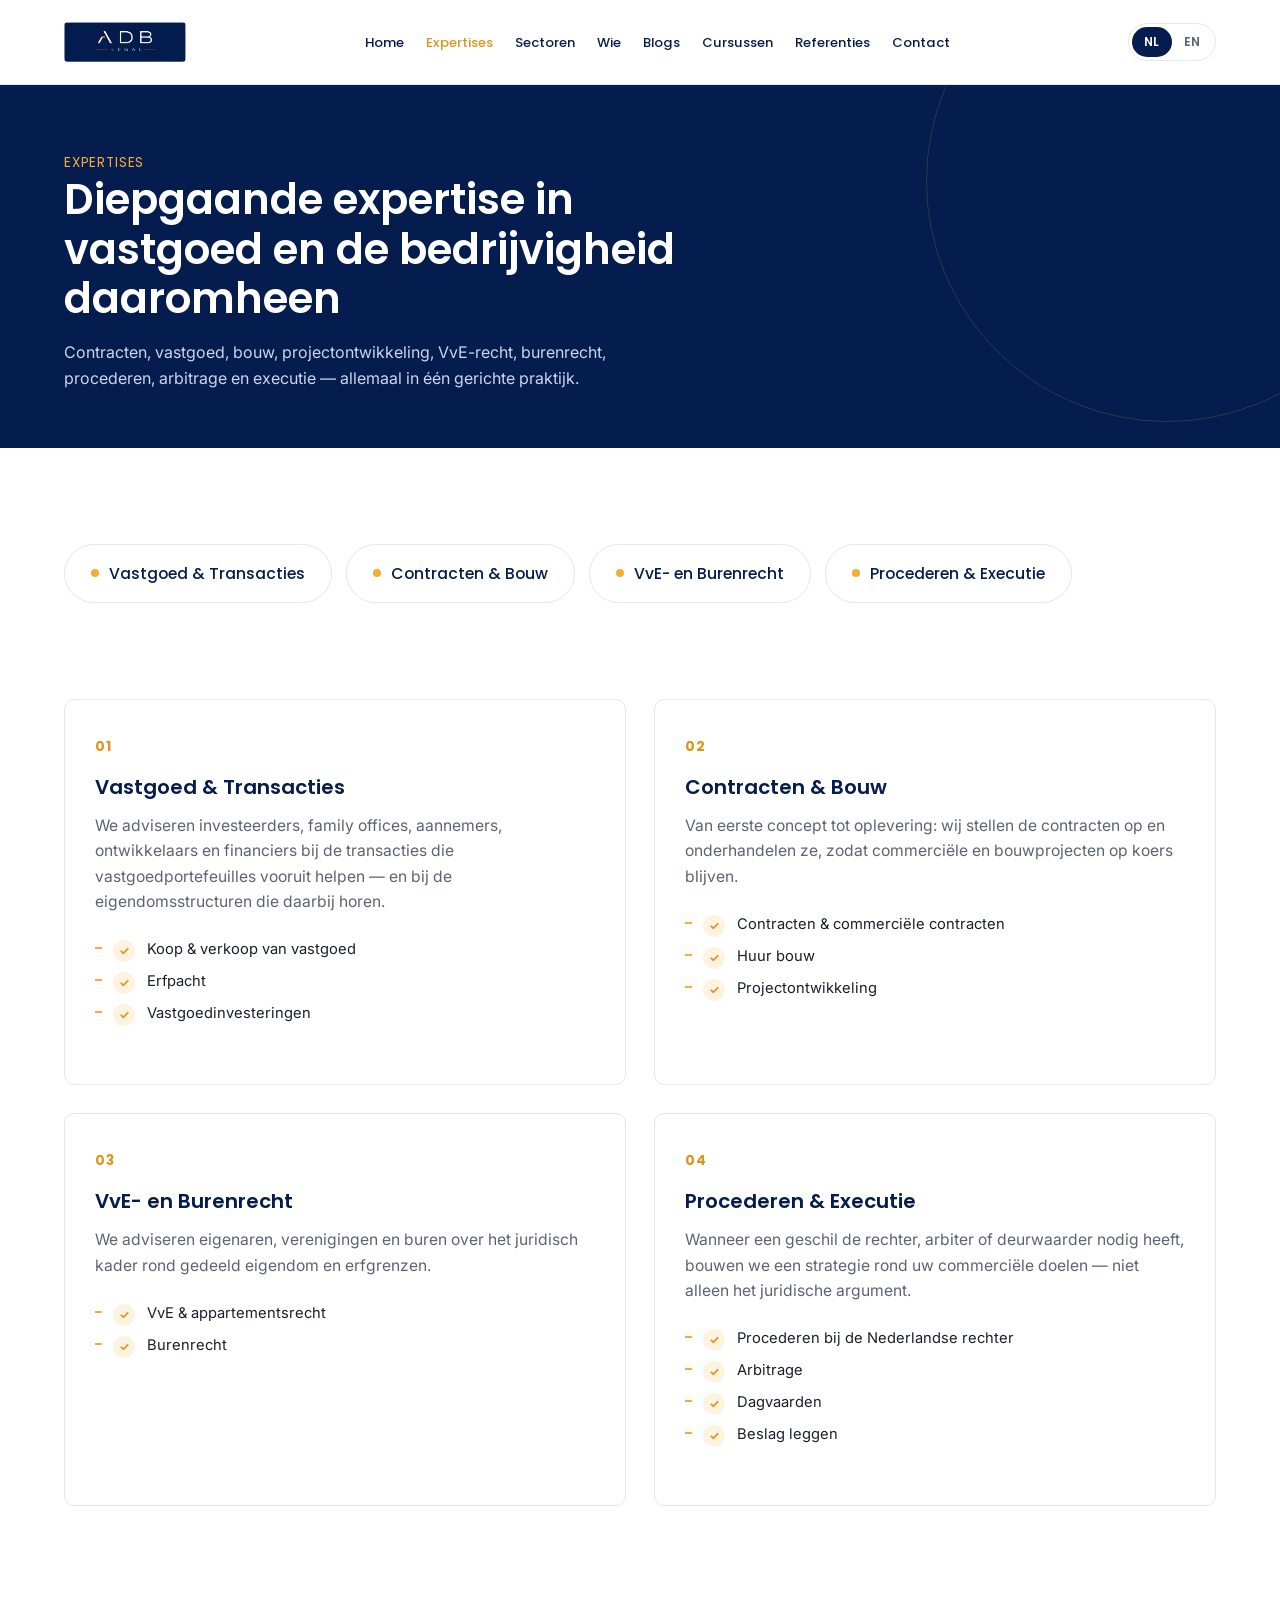
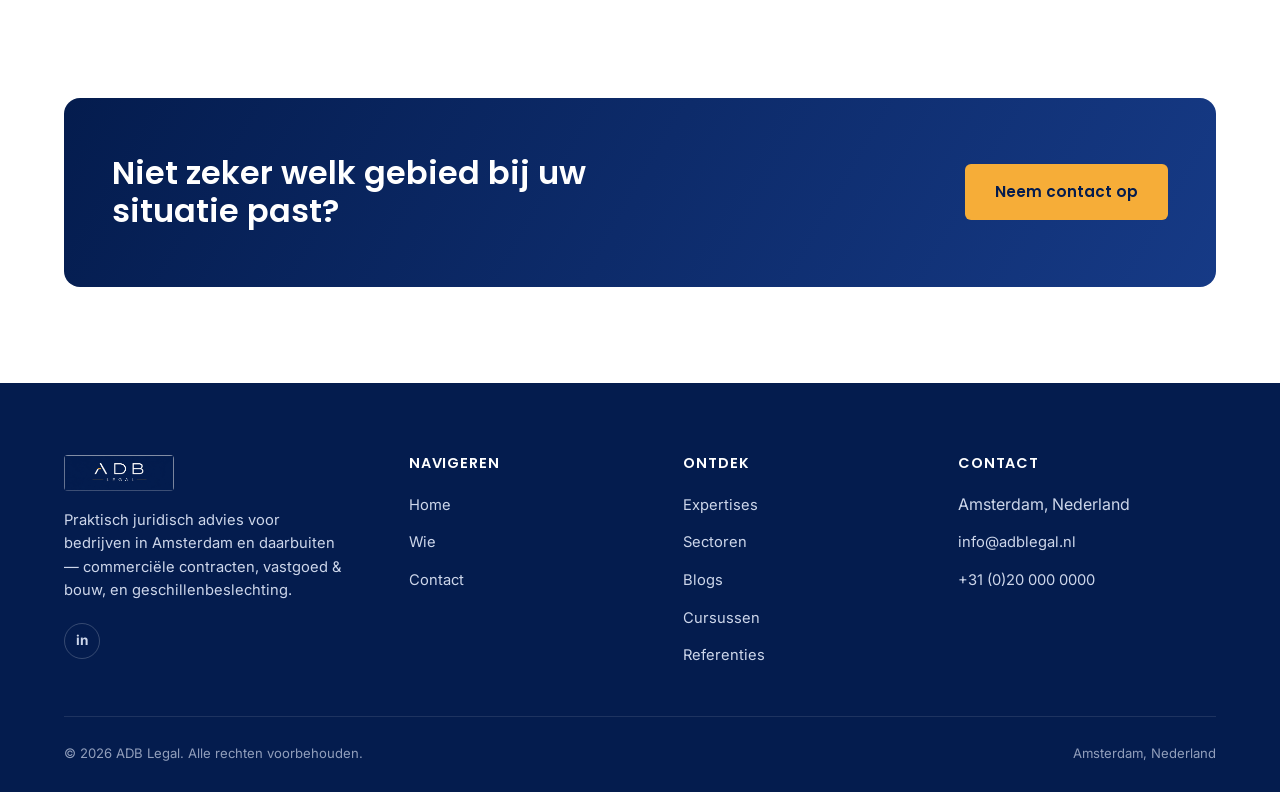
<file: expertise.html>
<!doctype html>
<html lang="nl">
<head>
<meta charset="UTF-8">
<meta name="viewport" content="width=device-width, initial-scale=1.0">
<title data-en="Areas of Expertise — ADB Legal">Expertises — ADB Legal</title>
<meta name="description" content="De expertises van ADB Legal: contracten, vastgoed, bouw, projectontwikkeling, VvE-recht, burenrecht, procederen en executie.">
<link rel="icon" type="image/svg+xml" href="assets/images/favicon.svg">
<link rel="preconnect" href="https://fonts.googleapis.com">
<link rel="preconnect" href="https://fonts.gstatic.com" crossorigin>
<link href="https://fonts.googleapis.com/css2?family=Inter:wght@400;500;600;700&family=Poppins:wght@500;600;700&display=swap" rel="stylesheet">
<link rel="stylesheet" href="assets/css/style.css">
</head>
<body>

<header class="site-header">
  <div class="container">
    <a href="index.html" class="brand"><img src="assets/images/adb-legal-logo.png" alt="ADB Legal"></a>
    <nav class="main-nav" id="main-nav">
      <a href="index.html" data-en="Home">Home</a>
      <a href="expertise.html" class="active" data-en="Areas of Expertise">Expertises</a>
      <a href="sectors.html" data-en="Sectors">Sectoren</a>
      <a href="team.html" data-en="Who">Wie</a>
      <a href="blogs.html" data-en="Blogs">Blogs</a>
      <a href="courses.html" data-en="Courses">Cursussen</a>
      <a href="references.html" data-en="References">Referenties</a>
      <a href="contact.html" data-en="Contact">Contact</a>
    </nav>
    <div class="header-right">
      <div class="lang-switch" role="group" aria-label="Language">
        <button type="button" data-lang="nl">NL</button>
        <button type="button" data-lang="en">EN</button>
      </div>
      <button class="nav-toggle" aria-label="Toggle menu" aria-expanded="false">
        <span></span><span></span><span></span>
      </button>
    </div>
  </div>
</header>

<section class="page-header">
  <div class="container">
    <span class="breadcrumb" data-en="Areas of Expertise">Expertises</span>
    <h1 data-en="Deep expertise across real estate and the business around it">Diepgaande expertise in vastgoed en de bedrijvigheid daaromheen</h1>
    <p data-en="Contracts, real estate, construction, project development, owners' association law, neighbor law, litigation, arbitration and enforcement — all handled by one focused practice.">Contracten, vastgoed, bouw, projectontwikkeling, VvE-recht, burenrecht, procederen, arbitrage en executie — allemaal in één gerichte praktijk.</p>
  </div>
</section>

<section class="section" style="padding-bottom: 0;">
  <div class="container">
    <div class="tag-grid" style="justify-content: flex-start;">
      <a href="#real-estate-transactions" class="tag-pill"><span class="dot"></span><span data-en="Real Estate &amp; Transactions">Vastgoed &amp; Transacties</span></a>
      <a href="#contracts-construction" class="tag-pill"><span class="dot"></span><span data-en="Contracts &amp; Construction">Contracten &amp; Bouw</span></a>
      <a href="#owners-neighbor" class="tag-pill"><span class="dot"></span><span data-en="Owners' Associations &amp; Neighbor Law">VvE- en Burenrecht</span></a>
      <a href="#litigation-enforcement" class="tag-pill"><span class="dot"></span><span data-en="Litigation &amp; Enforcement">Procederen &amp; Executie</span></a>
    </div>
  </div>
</section>

<section class="section">
  <div class="container">
    <div class="card-grid cols-2">
      <div class="service-card" id="real-estate-transactions">
        <span class="num">01</span>
        <h3 data-en="Real Estate &amp; Transactions">Vastgoed &amp; Transacties</h3>
        <p data-en="We advise investors, family offices, contractors, developers and financiers on the transactions that move real estate portfolios forward — as well as the ownership structures that come with them.">We adviseren investeerders, family offices, aannemers, ontwikkelaars en financiers bij de transacties die vastgoedportefeuilles vooruit helpen — en bij de eigendomsstructuren die daarbij horen.</p>
        <ul class="check-list">
          <li><span class="dot">✓</span><span data-en="Real estate purchases &amp; sale">Koop &amp; verkoop van vastgoed</span></li>
          <li><span class="dot">✓</span><span data-en="Ground leases (erfpacht)">Erfpacht</span></li>
          <li><span class="dot">✓</span><span data-en="Real estate investment matters">Vastgoedinvesteringen</span></li>
        </ul>
      </div>

      <div class="service-card" id="contracts-construction">
        <span class="num">02</span>
        <h3 data-en="Contracts &amp; Construction">Contracten &amp; Bouw</h3>
        <p data-en="From first draft to project delivery, we draft and negotiate the contracts that keep commercial and construction projects on track.">Van eerste concept tot oplevering: wij stellen de contracten op en onderhandelen ze, zodat commerciële en bouwprojecten op koers blijven.</p>
        <ul class="check-list">
          <li><span class="dot">✓</span><span data-en="Contracts &amp; commercial contracts">Contracten &amp; commerciële contracten</span></li>
          <li><span class="dot">✓</span><span data-en="Construction leases">Huur bouw</span></li>
          <li><span class="dot">✓</span><span data-en="Project development">Projectontwikkeling</span></li>
        </ul>
      </div>

      <div class="service-card" id="owners-neighbor">
        <span class="num">03</span>
        <h3 data-en="Owners' Associations &amp; Neighbor Law">VvE- en Burenrecht</h3>
        <p data-en="We advise owners, associations and neighbors on the legal framework that governs shared property and boundaries.">We adviseren eigenaren, verenigingen en buren over het juridisch kader rond gedeeld eigendom en erfgrenzen.</p>
        <ul class="check-list">
          <li><span class="dot">✓</span><span data-en="Homeowners' associations &amp; condominium law (VvE)">VvE &amp; appartementsrecht</span></li>
          <li><span class="dot">✓</span><span data-en="Neighbor law">Burenrecht</span></li>
        </ul>
      </div>

      <div class="service-card" id="litigation-enforcement">
        <span class="num">04</span>
        <h3 data-en="Litigation &amp; Enforcement">Procederen &amp; Executie</h3>
        <p data-en="When a dispute needs a courtroom, arbitrator or enforcement action, we build a strategy around your commercial goals, not just the legal argument.">Wanneer een geschil de rechter, arbiter of deurwaarder nodig heeft, bouwen we een strategie rond uw commerciële doelen — niet alleen het juridische argument.</p>
        <ul class="check-list">
          <li><span class="dot">✓</span><span data-en="Litigation before Dutch courts">Procederen bij de Nederlandse rechter</span></li>
          <li><span class="dot">✓</span><span data-en="Arbitration">Arbitrage</span></li>
          <li><span class="dot">✓</span><span data-en="Summonses">Dagvaarden</span></li>
          <li><span class="dot">✓</span><span data-en="Attachments">Beslag leggen</span></li>
        </ul>
      </div>
    </div>
  </div>
</section>

<section class="section">
  <div class="container">
    <div class="cta-banner">
      <h2 data-en="Not sure which area fits your situation?">Niet zeker welk gebied bij uw situatie past?</h2>
      <div class="actions">
        <a href="contact.html" class="btn btn-primary" data-en="Talk to us">Neem contact op</a>
      </div>
    </div>
  </div>
</section>

<footer class="site-footer">
  <div class="container">
    <div class="footer-grid">
      <div class="footer-brand">
        <img src="assets/images/adb-legal-logo.png" alt="ADB Legal">
        <p data-en="Practical legal counsel for businesses in Amsterdam and beyond — commercial contracts, real estate &amp; construction, and dispute resolution.">Praktisch juridisch advies voor bedrijven in Amsterdam en daarbuiten — commerciële contracten, vastgoed &amp; bouw, en geschillenbeslechting.</p>
        <div class="footer-social">
          <a href="#" aria-label="LinkedIn">in</a>
        </div>
      </div>
      <div class="footer-col">
        <h4 data-en="Navigate">Navigeren</h4>
        <ul>
          <li><a href="index.html" data-en="Home">Home</a></li>
          <li><a href="team.html" data-en="Who">Wie</a></li>
          <li><a href="contact.html" data-en="Contact">Contact</a></li>
        </ul>
      </div>
      <div class="footer-col">
        <h4 data-en="Explore">Ontdek</h4>
        <ul>
          <li><a href="expertise.html" data-en="Areas of Expertise">Expertises</a></li>
          <li><a href="sectors.html" data-en="Sectors">Sectoren</a></li>
          <li><a href="blogs.html" data-en="Blogs">Blogs</a></li>
          <li><a href="courses.html" data-en="Courses">Cursussen</a></li>
          <li><a href="references.html" data-en="References">Referenties</a></li>
        </ul>
      </div>
      <div class="footer-col">
        <h4>Contact</h4>
        <ul>
          <li data-en="Amsterdam, The Netherlands">Amsterdam, Nederland</li>
          <li><a href="mailto:info@adblegal.nl">info@adblegal.nl</a></li>
          <li><a href="tel:+31200000000">+31 (0)20 000 0000</a></li>
        </ul>
      </div>
    </div>
    <div class="footer-bottom">
      <span data-en="© 2026 ADB Legal. All rights reserved.">© 2026 ADB Legal. Alle rechten voorbehouden.</span>
      <span data-en="Amsterdam, The Netherlands">Amsterdam, Nederland</span>
    </div>
  </div>
</footer>

<script src="assets/js/i18n.js"></script>
<script src="assets/js/main.js"></script>
</body>
</html>
</file>
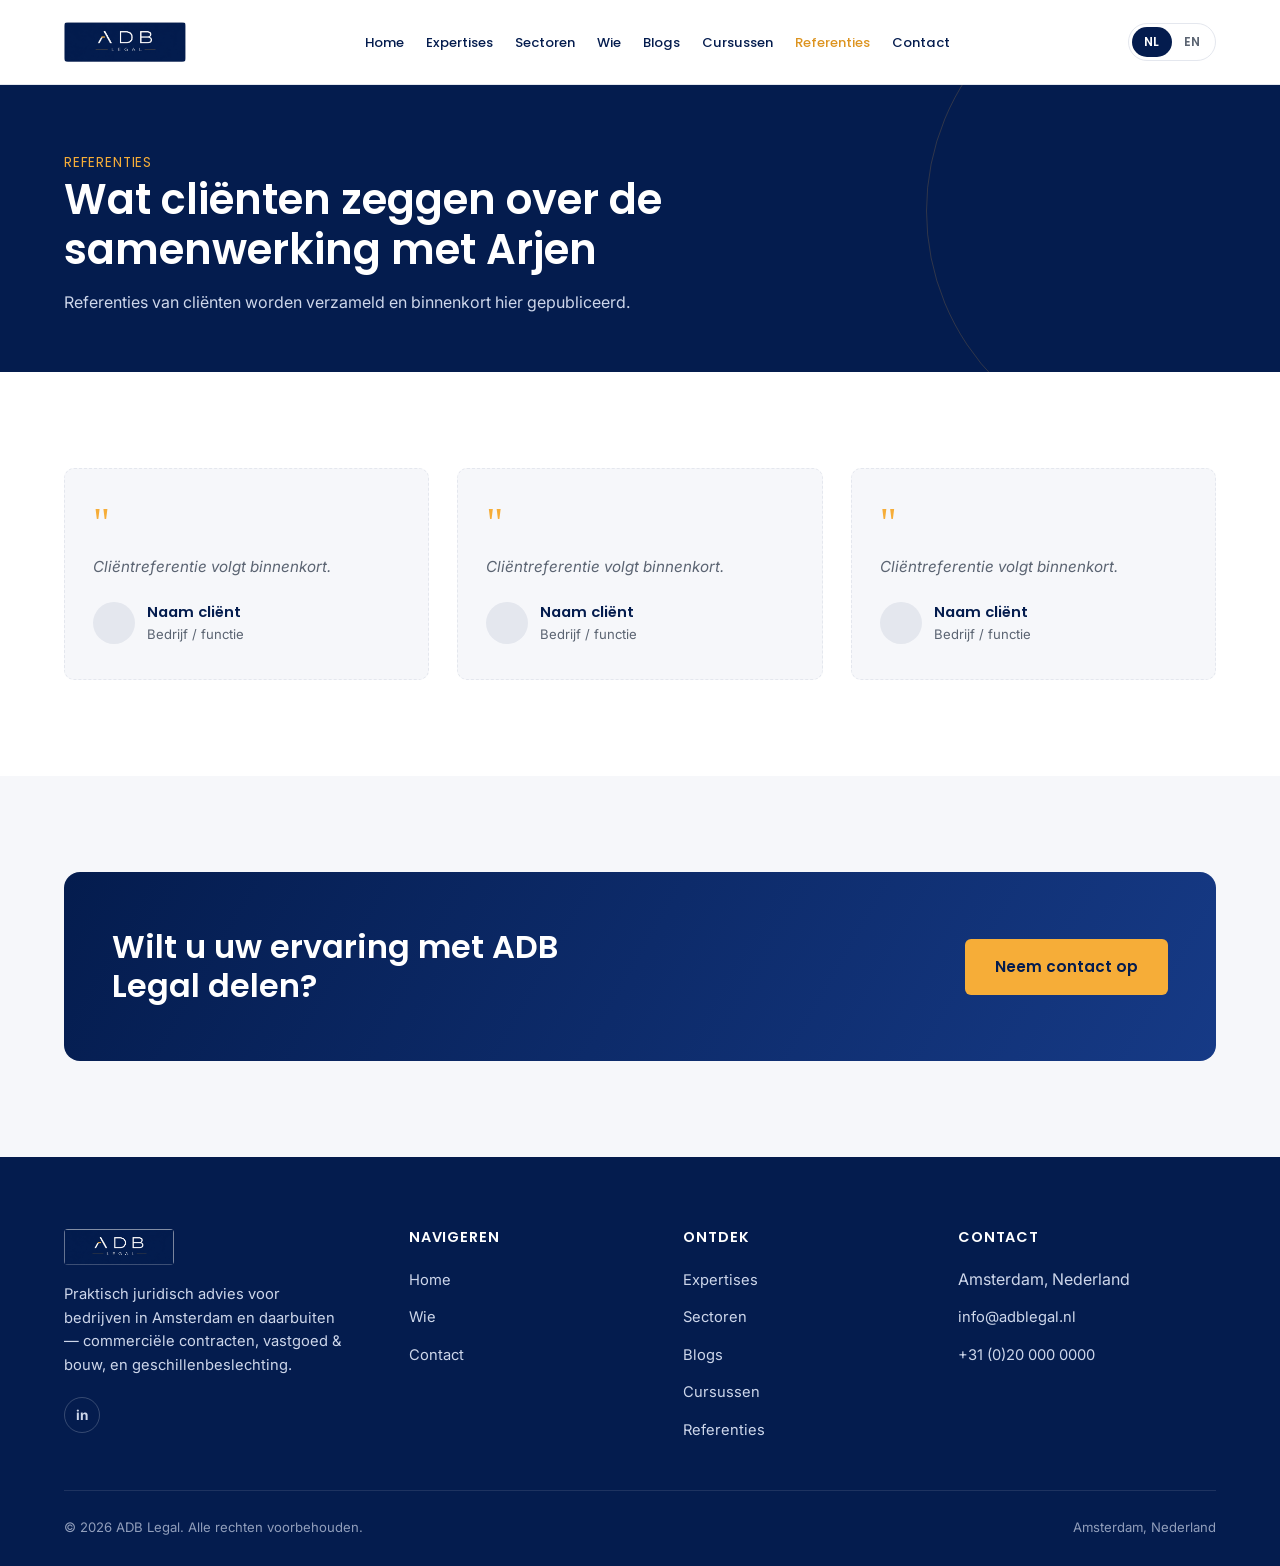
<file: references.html>
<!doctype html>
<html lang="nl">
<head>
<meta charset="UTF-8">
<meta name="viewport" content="width=device-width, initial-scale=1.0">
<title data-en="References — ADB Legal">Referenties — ADB Legal</title>
<meta name="description" content="Wat cliënten zeggen over de samenwerking met Arjen de Bruijn bij ADB Legal.">
<link rel="icon" type="image/svg+xml" href="assets/images/favicon.svg">
<link rel="preconnect" href="https://fonts.googleapis.com">
<link rel="preconnect" href="https://fonts.gstatic.com" crossorigin>
<link href="https://fonts.googleapis.com/css2?family=Inter:wght@400;500;600;700&family=Poppins:wght@500;600;700&display=swap" rel="stylesheet">
<link rel="stylesheet" href="assets/css/style.css">
</head>
<body>

<header class="site-header">
  <div class="container">
    <a href="index.html" class="brand"><img src="assets/images/adb-legal-logo.png" alt="ADB Legal"></a>
    <nav class="main-nav" id="main-nav">
      <a href="index.html" data-en="Home">Home</a>
      <a href="expertise.html" data-en="Areas of Expertise">Expertises</a>
      <a href="sectors.html" data-en="Sectors">Sectoren</a>
      <a href="team.html" data-en="Who">Wie</a>
      <a href="blogs.html" data-en="Blogs">Blogs</a>
      <a href="courses.html" data-en="Courses">Cursussen</a>
      <a href="references.html" class="active" data-en="References">Referenties</a>
      <a href="contact.html" data-en="Contact">Contact</a>
    </nav>
    <div class="header-right">
      <div class="lang-switch" role="group" aria-label="Language">
        <button type="button" data-lang="nl">NL</button>
        <button type="button" data-lang="en">EN</button>
      </div>
      <button class="nav-toggle" aria-label="Toggle menu" aria-expanded="false">
        <span></span><span></span><span></span>
      </button>
    </div>
  </div>
</header>

<section class="page-header">
  <div class="container">
    <span class="breadcrumb" data-en="References">Referenties</span>
    <h1 data-en="What clients say about working with Arjen">Wat cliënten zeggen over de samenwerking met Arjen</h1>
    <p data-en="Client references are being collected and will be published here shortly.">Referenties van cliënten worden verzameld en binnenkort hier gepubliceerd.</p>
  </div>
</section>

<section class="section">
  <div class="container">
    <div class="testimonial-grid">
      <div class="testimonial-card">
        <span class="quote-mark">"</span>
        <p class="placeholder-text" data-en="Client testimonial coming soon.">Cliëntreferentie volgt binnenkort.</p>
        <div class="who">
          <div class="avatar"></div>
          <div>
            <div class="name" data-en="Client name">Naam cliënt</div>
            <div class="company" data-en="Company / role">Bedrijf / functie</div>
          </div>
        </div>
      </div>
      <div class="testimonial-card">
        <span class="quote-mark">"</span>
        <p class="placeholder-text" data-en="Client testimonial coming soon.">Cliëntreferentie volgt binnenkort.</p>
        <div class="who">
          <div class="avatar"></div>
          <div>
            <div class="name" data-en="Client name">Naam cliënt</div>
            <div class="company" data-en="Company / role">Bedrijf / functie</div>
          </div>
        </div>
      </div>
      <div class="testimonial-card">
        <span class="quote-mark">"</span>
        <p class="placeholder-text" data-en="Client testimonial coming soon.">Cliëntreferentie volgt binnenkort.</p>
        <div class="who">
          <div class="avatar"></div>
          <div>
            <div class="name" data-en="Client name">Naam cliënt</div>
            <div class="company" data-en="Company / role">Bedrijf / functie</div>
          </div>
        </div>
      </div>
    </div>
  </div>
</section>

<section class="section bg-off">
  <div class="container">
    <div class="cta-banner">
      <h2 data-en="Want to share your experience working with ADB Legal?">Wilt u uw ervaring met ADB Legal delen?</h2>
      <div class="actions">
        <a href="contact.html" class="btn btn-primary" data-en="Get in touch">Neem contact op</a>
      </div>
    </div>
  </div>
</section>

<footer class="site-footer">
  <div class="container">
    <div class="footer-grid">
      <div class="footer-brand">
        <img src="assets/images/adb-legal-logo.png" alt="ADB Legal">
        <p data-en="Practical legal counsel for businesses in Amsterdam and beyond — commercial contracts, real estate &amp; construction, and dispute resolution.">Praktisch juridisch advies voor bedrijven in Amsterdam en daarbuiten — commerciële contracten, vastgoed &amp; bouw, en geschillenbeslechting.</p>
        <div class="footer-social">
          <a href="#" aria-label="LinkedIn">in</a>
        </div>
      </div>
      <div class="footer-col">
        <h4 data-en="Navigate">Navigeren</h4>
        <ul>
          <li><a href="index.html" data-en="Home">Home</a></li>
          <li><a href="team.html" data-en="Who">Wie</a></li>
          <li><a href="contact.html" data-en="Contact">Contact</a></li>
        </ul>
      </div>
      <div class="footer-col">
        <h4 data-en="Explore">Ontdek</h4>
        <ul>
          <li><a href="expertise.html" data-en="Areas of Expertise">Expertises</a></li>
          <li><a href="sectors.html" data-en="Sectors">Sectoren</a></li>
          <li><a href="blogs.html" data-en="Blogs">Blogs</a></li>
          <li><a href="courses.html" data-en="Courses">Cursussen</a></li>
          <li><a href="references.html" data-en="References">Referenties</a></li>
        </ul>
      </div>
      <div class="footer-col">
        <h4>Contact</h4>
        <ul>
          <li data-en="Amsterdam, The Netherlands">Amsterdam, Nederland</li>
          <li><a href="mailto:info@adblegal.nl">info@adblegal.nl</a></li>
          <li><a href="tel:+31200000000">+31 (0)20 000 0000</a></li>
        </ul>
      </div>
    </div>
    <div class="footer-bottom">
      <span data-en="© 2026 ADB Legal. All rights reserved.">© 2026 ADB Legal. Alle rechten voorbehouden.</span>
      <span data-en="Amsterdam, The Netherlands">Amsterdam, Nederland</span>
    </div>
  </div>
</footer>

<script src="assets/js/i18n.js"></script>
<script src="assets/js/main.js"></script>
</body>
</html>
</file>
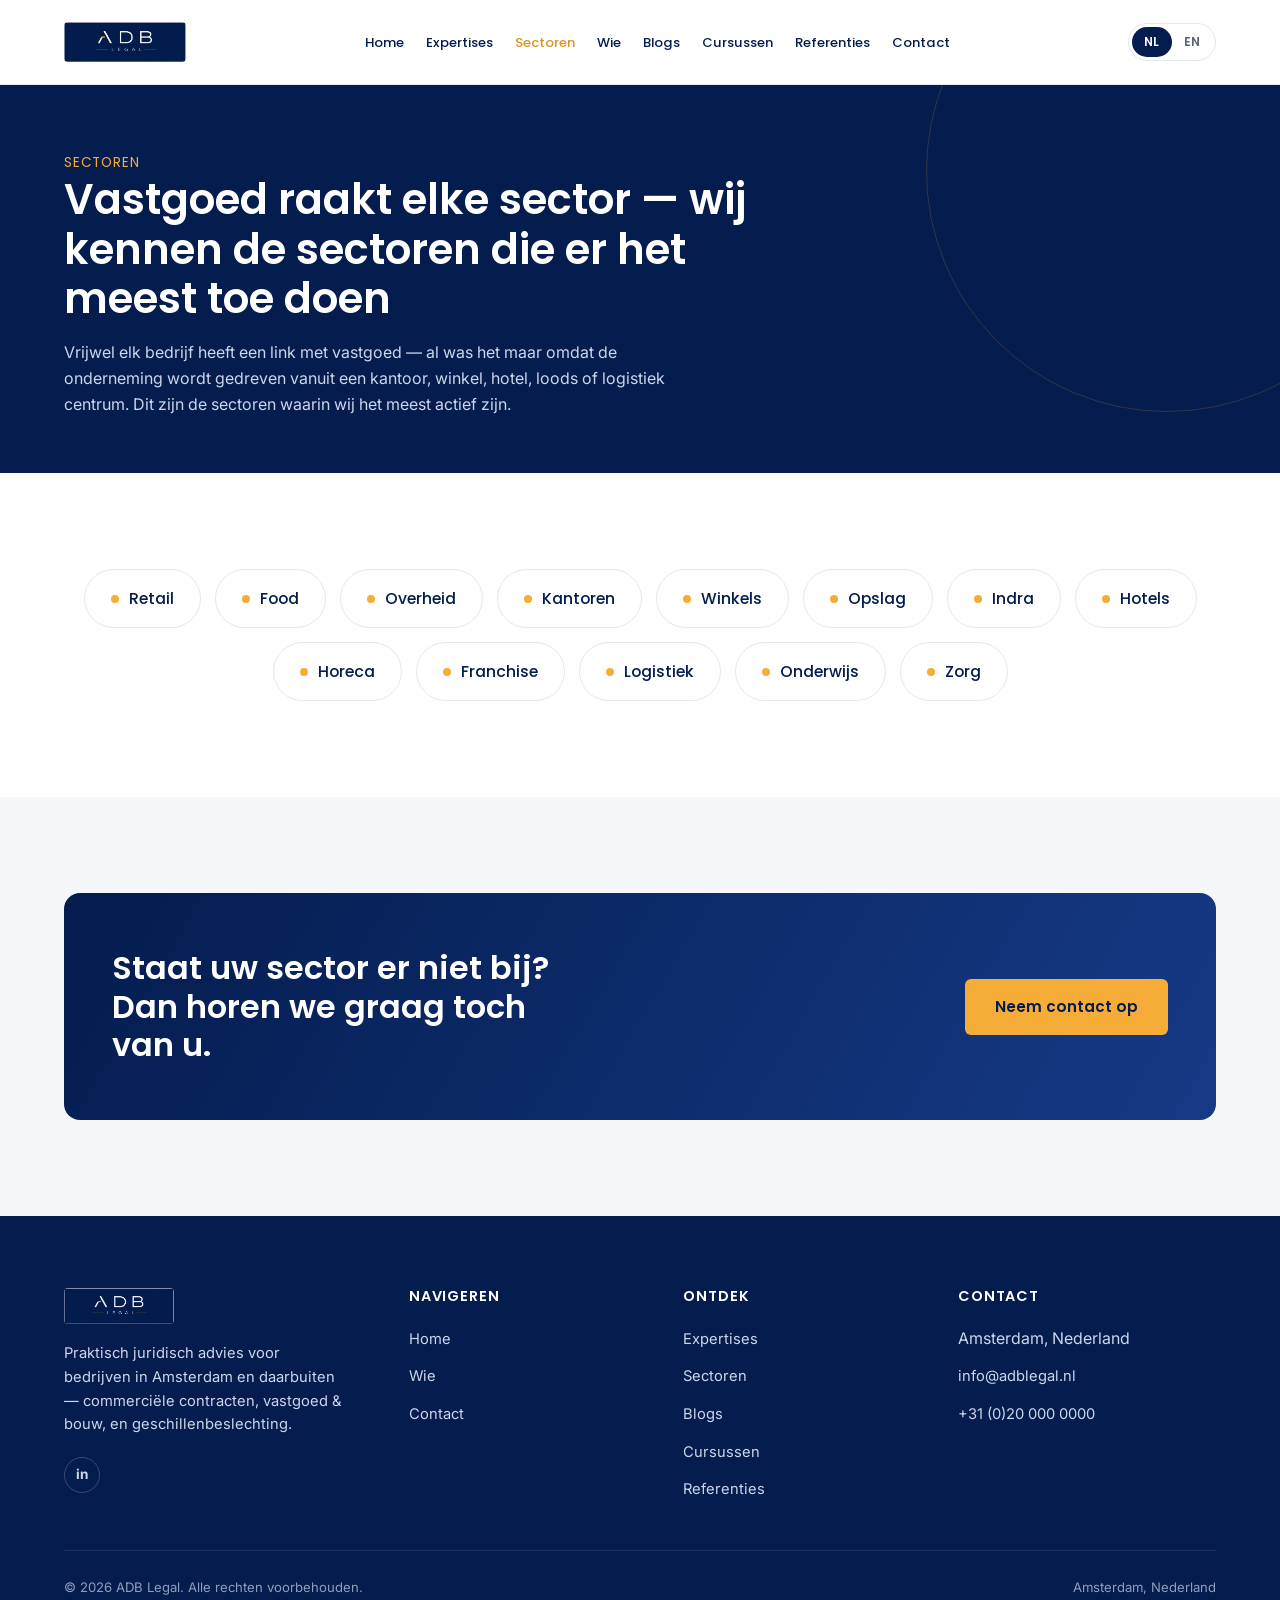
<file: sectors.html>
<!doctype html>
<html lang="nl">
<head>
<meta charset="UTF-8">
<meta name="viewport" content="width=device-width, initial-scale=1.0">
<title data-en="Sectors — ADB Legal">Sectoren — ADB Legal</title>
<meta name="description" content="Sectoren waarin ADB Legal actief is: retail, food, overheid, kantoren, winkels, opslag, hotels, horeca, franchise, logistiek, onderwijs en zorg.">
<link rel="icon" type="image/svg+xml" href="assets/images/favicon.svg">
<link rel="preconnect" href="https://fonts.googleapis.com">
<link rel="preconnect" href="https://fonts.gstatic.com" crossorigin>
<link href="https://fonts.googleapis.com/css2?family=Inter:wght@400;500;600;700&family=Poppins:wght@500;600;700&display=swap" rel="stylesheet">
<link rel="stylesheet" href="assets/css/style.css">
</head>
<body>

<header class="site-header">
  <div class="container">
    <a href="index.html" class="brand"><img src="assets/images/adb-legal-logo.png" alt="ADB Legal"></a>
    <nav class="main-nav" id="main-nav">
      <a href="index.html" data-en="Home">Home</a>
      <a href="expertise.html" data-en="Areas of Expertise">Expertises</a>
      <a href="sectors.html" class="active" data-en="Sectors">Sectoren</a>
      <a href="team.html" data-en="Who">Wie</a>
      <a href="blogs.html" data-en="Blogs">Blogs</a>
      <a href="courses.html" data-en="Courses">Cursussen</a>
      <a href="references.html" data-en="References">Referenties</a>
      <a href="contact.html" data-en="Contact">Contact</a>
    </nav>
    <div class="header-right">
      <div class="lang-switch" role="group" aria-label="Language">
        <button type="button" data-lang="nl">NL</button>
        <button type="button" data-lang="en">EN</button>
      </div>
      <button class="nav-toggle" aria-label="Toggle menu" aria-expanded="false">
        <span></span><span></span><span></span>
      </button>
    </div>
  </div>
</header>

<section class="page-header">
  <div class="container">
    <span class="breadcrumb" data-en="Sectors">Sectoren</span>
    <h1 data-en="Real estate touches every industry — we know the ones that matter most">Vastgoed raakt elke sector — wij kennen de sectoren die er het meest toe doen</h1>
    <p data-en="Virtually every company has some connection to real estate — if only because the business operates out of an office, store, hotel, warehouse or logistics center. These are the sectors we work in most.">Vrijwel elk bedrijf heeft een link met vastgoed — al was het maar omdat de onderneming wordt gedreven vanuit een kantoor, winkel, hotel, loods of logistiek centrum. Dit zijn de sectoren waarin wij het meest actief zijn.</p>
  </div>
</section>

<section class="section">
  <div class="container">
    <div class="tag-grid">
      <span class="tag-pill"><span class="dot"></span><span data-en="Retail">Retail</span></span>
      <span class="tag-pill"><span class="dot"></span><span data-en="Food">Food</span></span>
      <span class="tag-pill"><span class="dot"></span><span data-en="Government">Overheid</span></span>
      <span class="tag-pill"><span class="dot"></span><span data-en="Offices">Kantoren</span></span>
      <span class="tag-pill"><span class="dot"></span><span data-en="Stores">Winkels</span></span>
      <span class="tag-pill"><span class="dot"></span><span data-en="Warehousing">Opslag</span></span>
      <span class="tag-pill"><span class="dot"></span><span data-en="Indra">Indra</span></span>
      <span class="tag-pill"><span class="dot"></span><span data-en="Hotels">Hotels</span></span>
      <span class="tag-pill"><span class="dot"></span><span data-en="Hospitality">Horeca</span></span>
      <span class="tag-pill"><span class="dot"></span><span data-en="Franchising">Franchise</span></span>
      <span class="tag-pill"><span class="dot"></span><span data-en="Logistics">Logistiek</span></span>
      <span class="tag-pill"><span class="dot"></span><span data-en="Education">Onderwijs</span></span>
      <span class="tag-pill"><span class="dot"></span><span data-en="Healthcare">Zorg</span></span>
    </div>
  </div>
</section>

<section class="section bg-off">
  <div class="container">
    <div class="cta-banner">
      <h2 data-en="Don't see your sector listed? We'd still like to hear from you.">Staat uw sector er niet bij? Dan horen we graag toch van u.</h2>
      <div class="actions">
        <a href="contact.html" class="btn btn-primary" data-en="Get in touch">Neem contact op</a>
      </div>
    </div>
  </div>
</section>

<footer class="site-footer">
  <div class="container">
    <div class="footer-grid">
      <div class="footer-brand">
        <img src="assets/images/adb-legal-logo.png" alt="ADB Legal">
        <p data-en="Practical legal counsel for businesses in Amsterdam and beyond — commercial contracts, real estate &amp; construction, and dispute resolution.">Praktisch juridisch advies voor bedrijven in Amsterdam en daarbuiten — commerciële contracten, vastgoed &amp; bouw, en geschillenbeslechting.</p>
        <div class="footer-social">
          <a href="#" aria-label="LinkedIn">in</a>
        </div>
      </div>
      <div class="footer-col">
        <h4 data-en="Navigate">Navigeren</h4>
        <ul>
          <li><a href="index.html" data-en="Home">Home</a></li>
          <li><a href="team.html" data-en="Who">Wie</a></li>
          <li><a href="contact.html" data-en="Contact">Contact</a></li>
        </ul>
      </div>
      <div class="footer-col">
        <h4 data-en="Explore">Ontdek</h4>
        <ul>
          <li><a href="expertise.html" data-en="Areas of Expertise">Expertises</a></li>
          <li><a href="sectors.html" data-en="Sectors">Sectoren</a></li>
          <li><a href="blogs.html" data-en="Blogs">Blogs</a></li>
          <li><a href="courses.html" data-en="Courses">Cursussen</a></li>
          <li><a href="references.html" data-en="References">Referenties</a></li>
        </ul>
      </div>
      <div class="footer-col">
        <h4>Contact</h4>
        <ul>
          <li data-en="Amsterdam, The Netherlands">Amsterdam, Nederland</li>
          <li><a href="mailto:info@adblegal.nl">info@adblegal.nl</a></li>
          <li><a href="tel:+31200000000">+31 (0)20 000 0000</a></li>
        </ul>
      </div>
    </div>
    <div class="footer-bottom">
      <span data-en="© 2026 ADB Legal. All rights reserved.">© 2026 ADB Legal. Alle rechten voorbehouden.</span>
      <span data-en="Amsterdam, The Netherlands">Amsterdam, Nederland</span>
    </div>
  </div>
</footer>

<script src="assets/js/i18n.js"></script>
<script src="assets/js/main.js"></script>
</body>
</html>
</file>
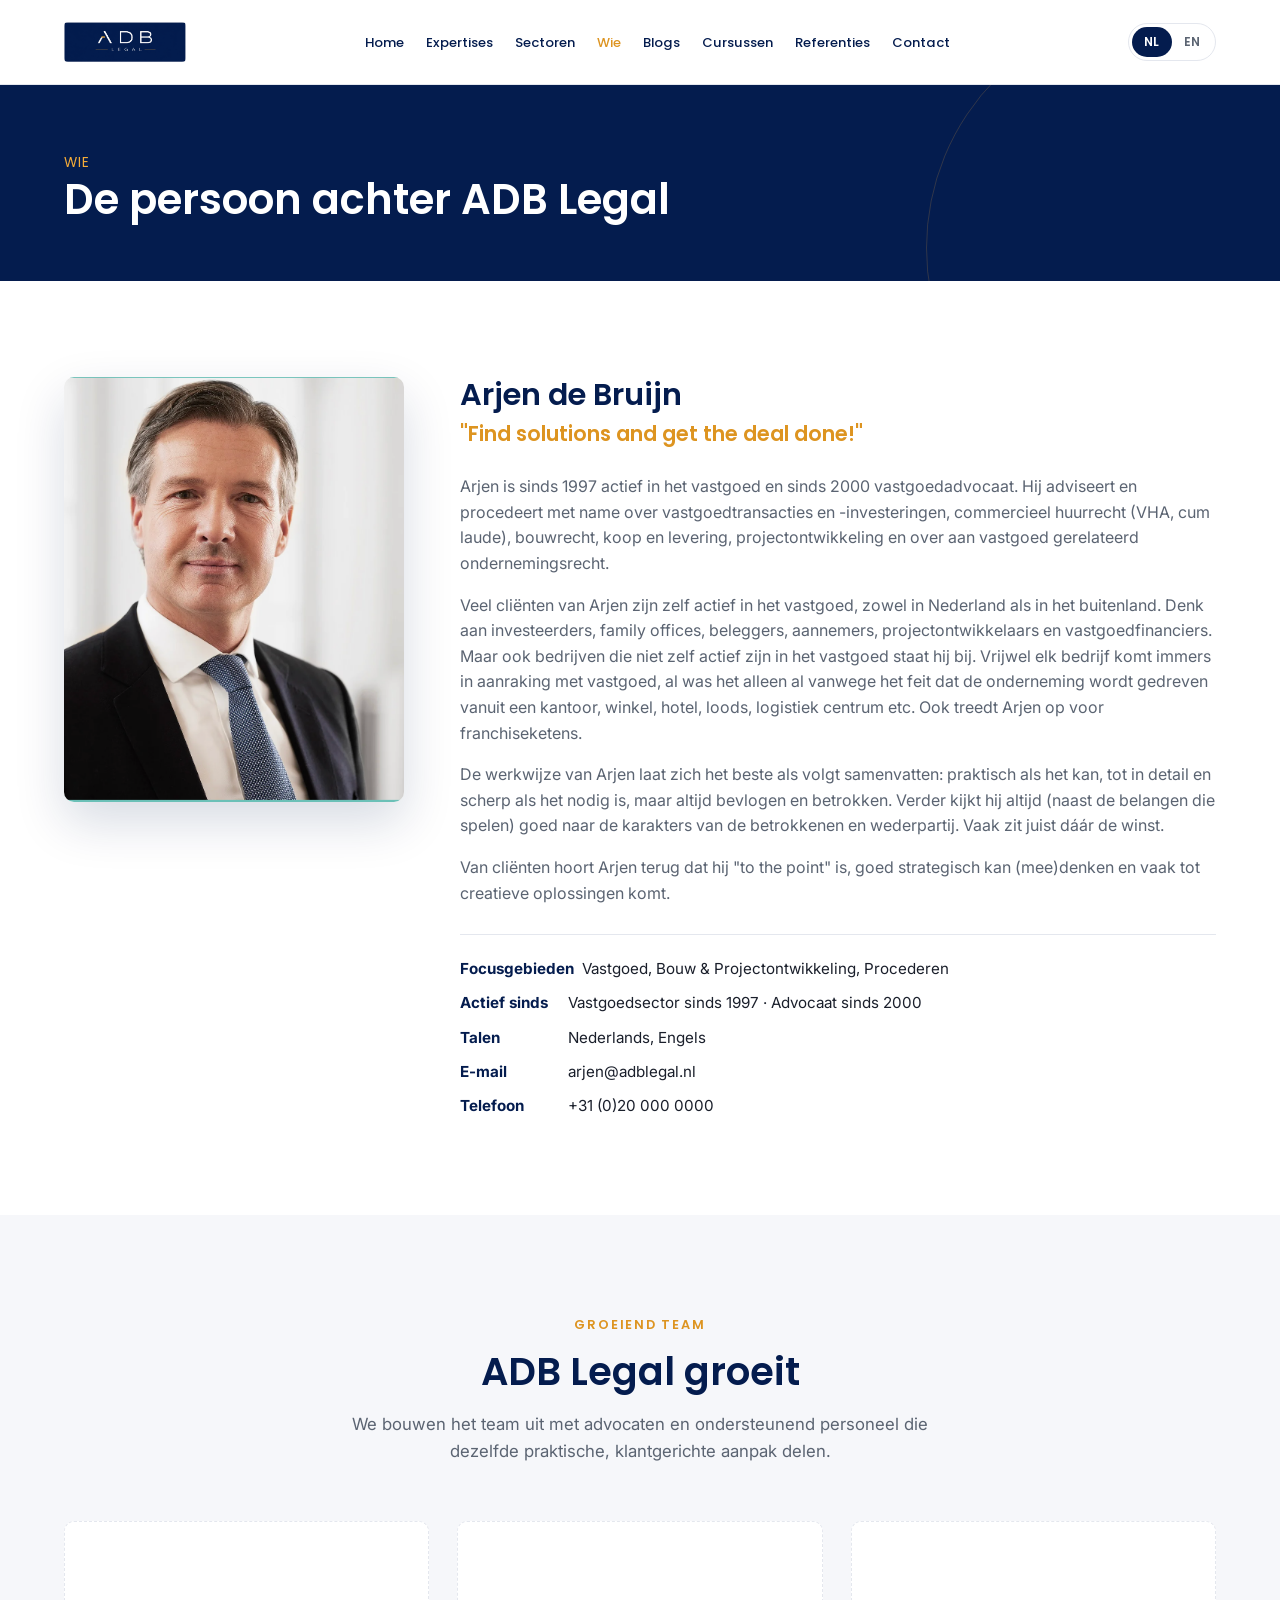
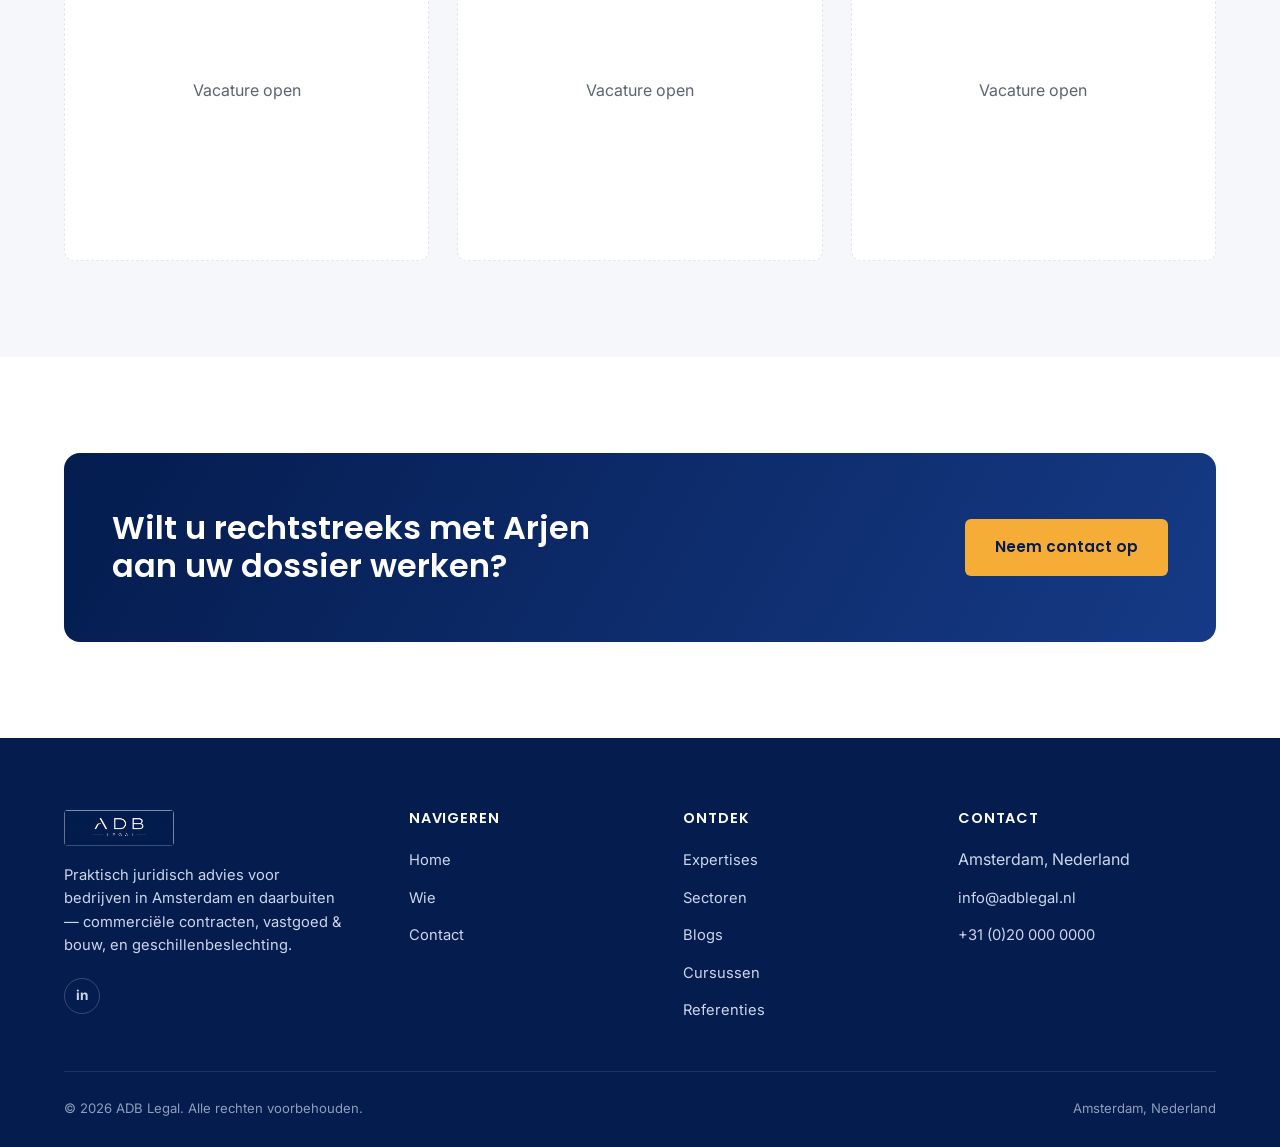
<file: team.html>
<!doctype html>
<html lang="nl">
<head>
<meta charset="UTF-8">
<meta name="viewport" content="width=device-width, initial-scale=1.0">
<title data-en="Who — ADB Legal">Wie — ADB Legal</title>
<meta name="description" content="Maak kennis met Arjen de Bruijn, oprichter en vastgoedadvocaat bij ADB Legal.">
<link rel="icon" type="image/svg+xml" href="assets/images/favicon.svg">
<link rel="preconnect" href="https://fonts.googleapis.com">
<link rel="preconnect" href="https://fonts.gstatic.com" crossorigin>
<link href="https://fonts.googleapis.com/css2?family=Inter:wght@400;500;600;700&family=Poppins:wght@500;600;700&display=swap" rel="stylesheet">
<link rel="stylesheet" href="assets/css/style.css">
</head>
<body>

<header class="site-header">
  <div class="container">
    <a href="index.html" class="brand"><img src="assets/images/adb-legal-logo.png" alt="ADB Legal"></a>
    <nav class="main-nav" id="main-nav">
      <a href="index.html" data-en="Home">Home</a>
      <a href="expertise.html" data-en="Areas of Expertise">Expertises</a>
      <a href="sectors.html" data-en="Sectors">Sectoren</a>
      <a href="team.html" class="active" data-en="Who">Wie</a>
      <a href="blogs.html" data-en="Blogs">Blogs</a>
      <a href="courses.html" data-en="Courses">Cursussen</a>
      <a href="references.html" data-en="References">Referenties</a>
      <a href="contact.html" data-en="Contact">Contact</a>
    </nav>
    <div class="header-right">
      <div class="lang-switch" role="group" aria-label="Language">
        <button type="button" data-lang="nl">NL</button>
        <button type="button" data-lang="en">EN</button>
      </div>
      <button class="nav-toggle" aria-label="Toggle menu" aria-expanded="false">
        <span></span><span></span><span></span>
      </button>
    </div>
  </div>
</header>

<section class="page-header">
  <div class="container">
    <span class="breadcrumb" data-en="Who">Wie</span>
    <h1 data-en="The person behind ADB Legal">De persoon achter ADB Legal</h1>
  </div>
</section>

<section class="section">
  <div class="container">
    <div class="team-lead">
      <div class="photo">
        <img src="assets/images/arjen-de-bruijn.jpg" alt="Arjen de Bruijn, Founding Partner at ADB Legal">
      </div>
      <div class="bio-content">
        <h2>Arjen de Bruijn</h2>
        <p class="tagline">"Find solutions and get the deal done!"</p>
        <p data-en="Arjen has been active in real estate since 1997 and a real estate attorney since 2000. He primarily advises on and litigates real estate transactions and investments, commercial lease law (VHA, cum laude), construction law, sale and delivery, project development, and real estate-related corporate law.">Arjen is sinds 1997 actief in het vastgoed en sinds 2000 vastgoedadvocaat. Hij adviseert en procedeert met name over vastgoedtransacties en -investeringen, commercieel huurrecht (VHA, cum laude), bouwrecht, koop en levering, projectontwikkeling en over aan vastgoed gerelateerd ondernemingsrecht.</p>
        <p data-en="Many of Arjen's clients are active in real estate themselves, both in the Netherlands and abroad. Think of investors, family offices, asset managers, contractors, project developers, and real estate financiers. He also assists companies that are not themselves active in real estate. After all, virtually every company comes into contact with real estate, if only because the business is run from an office, store, hotel, warehouse, logistics center, etc. Arjen also represents franchise chains.">Veel cliënten van Arjen zijn zelf actief in het vastgoed, zowel in Nederland als in het buitenland. Denk aan investeerders, family offices, beleggers, aannemers, projectontwikkelaars en vastgoedfinanciers. Maar ook bedrijven die niet zelf actief zijn in het vastgoed staat hij bij. Vrijwel elk bedrijf komt immers in aanraking met vastgoed, al was het alleen al vanwege het feit dat de onderneming wordt gedreven vanuit een kantoor, winkel, hotel, loods, logistiek centrum etc. Ook treedt Arjen op voor franchiseketens.</p>
        <p data-en="Arjen's approach can best be summarized as follows: practical when possible, thorough and incisive when necessary, but always passionate and committed. Furthermore, he always takes a close look (in addition to the interests at stake) at the personalities of those involved and the opposing party. Often, that is precisely where the benefit lies.">De werkwijze van Arjen laat zich het beste als volgt samenvatten: praktisch als het kan, tot in detail en scherp als het nodig is, maar altijd bevlogen en betrokken. Verder kijkt hij altijd (naast de belangen die spelen) goed naar de karakters van de betrokkenen en wederpartij. Vaak zit juist dáár de winst.</p>
        <p data-en="Clients tell Arjen that he is &quot;to the point,&quot; good at strategic thinking, and often comes up with creative solutions.">Van cliënten hoort Arjen terug dat hij "to the point" is, goed strategisch kan (mee)denken en vaak tot creatieve oplossingen komt.</p>
        <div class="meta">
          <div><strong data-en="Focus areas">Focusgebieden</strong><span data-en="Real Estate, Construction &amp; Project Development, Litigation">Vastgoed, Bouw &amp; Projectontwikkeling, Procederen</span></div>
          <div><strong data-en="Active since">Actief sinds</strong><span data-en="Real estate sector since 1997 · Attorney since 2000">Vastgoedsector sinds 1997 · Advocaat sinds 2000</span></div>
          <div><strong data-en="Languages">Talen</strong><span data-en="Dutch, English">Nederlands, Engels</span></div>
          <div><strong data-en="Email">E-mail</strong><a href="mailto:arjen@adblegal.nl">arjen@adblegal.nl</a></div>
          <div><strong data-en="Phone">Telefoon</strong><a href="tel:+31200000000">+31 (0)20 000 0000</a></div>
        </div>
      </div>
    </div>
  </div>
</section>

<section class="section bg-off">
  <div class="container">
    <div class="section-head center">
      <span class="eyebrow" data-en="Growing Team">Groeiend Team</span>
      <h2 data-en="ADB Legal is growing">ADB Legal groeit</h2>
      <p data-en="We're building out the team with lawyers and support staff who share the same practical, client-first approach.">We bouwen het team uit met advocaten en ondersteunend personeel die dezelfde praktische, klantgerichte aanpak delen.</p>
    </div>
    <div class="team-grid">
      <div class="team-card placeholder">
        <p data-en="Position open">Vacature open</p>
      </div>
      <div class="team-card placeholder">
        <p data-en="Position open">Vacature open</p>
      </div>
      <div class="team-card placeholder">
        <p data-en="Position open">Vacature open</p>
      </div>
    </div>
  </div>
</section>

<section class="section">
  <div class="container">
    <div class="cta-banner">
      <h2 data-en="Want to work with Arjen directly on your matter?">Wilt u rechtstreeks met Arjen aan uw dossier werken?</h2>
      <div class="actions">
        <a href="contact.html" class="btn btn-primary" data-en="Get in touch">Neem contact op</a>
      </div>
    </div>
  </div>
</section>

<footer class="site-footer">
  <div class="container">
    <div class="footer-grid">
      <div class="footer-brand">
        <img src="assets/images/adb-legal-logo.png" alt="ADB Legal">
        <p data-en="Practical legal counsel for businesses in Amsterdam and beyond — commercial contracts, real estate &amp; construction, and dispute resolution.">Praktisch juridisch advies voor bedrijven in Amsterdam en daarbuiten — commerciële contracten, vastgoed &amp; bouw, en geschillenbeslechting.</p>
        <div class="footer-social">
          <a href="#" aria-label="LinkedIn">in</a>
        </div>
      </div>
      <div class="footer-col">
        <h4 data-en="Navigate">Navigeren</h4>
        <ul>
          <li><a href="index.html" data-en="Home">Home</a></li>
          <li><a href="team.html" data-en="Who">Wie</a></li>
          <li><a href="contact.html" data-en="Contact">Contact</a></li>
        </ul>
      </div>
      <div class="footer-col">
        <h4 data-en="Explore">Ontdek</h4>
        <ul>
          <li><a href="expertise.html" data-en="Areas of Expertise">Expertises</a></li>
          <li><a href="sectors.html" data-en="Sectors">Sectoren</a></li>
          <li><a href="blogs.html" data-en="Blogs">Blogs</a></li>
          <li><a href="courses.html" data-en="Courses">Cursussen</a></li>
          <li><a href="references.html" data-en="References">Referenties</a></li>
        </ul>
      </div>
      <div class="footer-col">
        <h4>Contact</h4>
        <ul>
          <li data-en="Amsterdam, The Netherlands">Amsterdam, Nederland</li>
          <li><a href="mailto:info@adblegal.nl">info@adblegal.nl</a></li>
          <li><a href="tel:+31200000000">+31 (0)20 000 0000</a></li>
        </ul>
      </div>
    </div>
    <div class="footer-bottom">
      <span data-en="© 2026 ADB Legal. All rights reserved.">© 2026 ADB Legal. Alle rechten voorbehouden.</span>
      <span data-en="Amsterdam, The Netherlands">Amsterdam, Nederland</span>
    </div>
  </div>
</footer>

<script src="assets/js/i18n.js"></script>
<script src="assets/js/main.js"></script>
</body>
</html>
</file>
<file: assets/css/style.css>
/* ===== ADB Legal — Design System ===== */

:root {
  --navy: #041c4e;
  --navy-light: #0f2d6b;
  --navy-lighter: #163a86;
  --amber: #f6ad38;
  --amber-dark: #dd9420;
  --white: #ffffff;
  --off-white: #f6f7fa;
  --border: #e4e7ee;
  --text: #1a1f2b;
  --text-muted: #5b6472;
  --text-on-navy: #cdd6ea;

  --font-head: "Poppins", sans-serif;
  --font-body: "Inter", sans-serif;

  --container: 1200px;
  --radius: 10px;
  --shadow: 0 10px 30px rgba(4, 28, 78, 0.08);
  --shadow-lg: 0 20px 50px rgba(4, 28, 78, 0.16);
}

* {
  box-sizing: border-box;
  margin: 0;
  padding: 0;
}

html {
  scroll-behavior: smooth;
}

body {
  font-family: var(--font-body);
  color: var(--text);
  background: var(--white);
  line-height: 1.6;
  -webkit-font-smoothing: antialiased;
}

img {
  max-width: 100%;
  display: block;
}

a {
  text-decoration: none;
  color: inherit;
}

ul {
  list-style: none;
}

h1, h2, h3, h4 {
  font-family: var(--font-head);
  font-weight: 600;
  line-height: 1.2;
  color: var(--navy);
}

.container {
  width: 100%;
  max-width: var(--container);
  margin: 0 auto;
  padding: 0 24px;
}

.eyebrow {
  display: inline-block;
  font-family: var(--font-head);
  font-weight: 600;
  font-size: 0.8rem;
  letter-spacing: 0.14em;
  text-transform: uppercase;
  color: var(--amber-dark);
  margin-bottom: 14px;
}

.section {
  padding: 96px 0;
}

.section-head {
  max-width: 640px;
  margin-bottom: 56px;
}

.section-head.center {
  margin-left: auto;
  margin-right: auto;
  text-align: center;
}

.section-head h2 {
  font-size: clamp(1.8rem, 3vw, 2.4rem);
  margin-bottom: 16px;
}

.section-head p {
  color: var(--text-muted);
  font-size: 1.05rem;
}

.bg-off {
  background: var(--off-white);
}

.bg-navy {
  background: var(--navy);
  color: var(--text-on-navy);
}

.bg-navy h2, .bg-navy h3, .bg-navy h4 {
  color: var(--white);
}

/* ===== Buttons ===== */

.btn {
  display: inline-flex;
  align-items: center;
  gap: 8px;
  font-family: var(--font-head);
  font-weight: 600;
  font-size: 0.95rem;
  padding: 14px 28px;
  border-radius: 6px;
  border: 2px solid transparent;
  cursor: pointer;
  transition: transform 0.15s ease, box-shadow 0.15s ease, background 0.15s ease, color 0.15s ease, border-color 0.15s ease;
  white-space: nowrap;
}

.btn-primary {
  background: var(--amber);
  color: var(--navy);
}

.btn-primary:hover {
  background: var(--amber-dark);
  transform: translateY(-2px);
  box-shadow: var(--shadow);
}

.btn-outline {
  background: transparent;
  border-color: var(--white);
  color: var(--white);
}

.btn-outline:hover {
  background: var(--white);
  color: var(--navy);
}

.btn-outline-navy {
  background: transparent;
  border-color: var(--navy);
  color: var(--navy);
}

.btn-outline-navy:hover {
  background: var(--navy);
  color: var(--white);
}

.btn-text {
  font-family: var(--font-head);
  font-weight: 600;
  color: var(--amber-dark);
  display: inline-flex;
  align-items: center;
  gap: 6px;
  transition: gap 0.15s ease;
}

.btn-text:hover {
  gap: 12px;
}

.btn-text.on-navy {
  color: var(--amber);
}

/* ===== Header ===== */

.site-header {
  position: sticky;
  top: 0;
  z-index: 1000;
  background: var(--white);
  border-bottom: 1px solid var(--border);
}

.site-header .container {
  display: flex;
  align-items: center;
  justify-content: space-between;
  height: 84px;
  gap: 24px;
}

.brand img {
  height: 40px;
  width: auto;
  border-radius: 4px;
}

.main-nav {
  display: flex;
  align-items: center;
  gap: 2px;
}

.main-nav a {
  font-family: var(--font-head);
  font-weight: 500;
  font-size: 0.82rem;
  color: var(--navy);
  padding: 9px 10px;
  border-radius: 6px;
  white-space: nowrap;
  transition: background 0.15s ease, color 0.15s ease;
}

.main-nav a:hover {
  background: var(--off-white);
  color: var(--amber-dark);
}

.main-nav a.active {
  color: var(--amber-dark);
}

.header-right {
  display: flex;
  align-items: center;
  gap: 16px;
}

.lang-switch {
  display: flex;
  align-items: center;
  border: 1px solid var(--border);
  border-radius: 999px;
  padding: 3px;
  flex-shrink: 0;
}

.lang-switch button {
  border: none;
  background: transparent;
  font-family: var(--font-head);
  font-weight: 600;
  font-size: 0.75rem;
  letter-spacing: 0.02em;
  color: var(--text-muted);
  padding: 6px 12px;
  border-radius: 999px;
  cursor: pointer;
  transition: background 0.15s ease, color 0.15s ease;
}

.lang-switch button.active {
  background: var(--navy);
  color: var(--white);
}

.lang-switch button:not(.active):hover {
  color: var(--navy);
}

.nav-toggle {
  display: none;
  flex-direction: column;
  gap: 5px;
  background: none;
  border: none;
  cursor: pointer;
  padding: 8px;
}

.nav-toggle span {
  width: 24px;
  height: 2px;
  background: var(--navy);
  border-radius: 2px;
}

/* ===== Hero (home) ===== */

.hero {
  position: relative;
  min-height: 640px;
  display: flex;
  align-items: center;
  background: var(--navy);
  overflow: hidden;
}

.hero-media {
  position: absolute;
  inset: 0;
  z-index: 0;
}

.hero-media img {
  width: 100%;
  height: 100%;
  object-fit: cover;
}

.hero-media::after {
  content: "";
  position: absolute;
  inset: 0;
  background: linear-gradient(90deg, rgba(4,28,78,0.96) 0%, rgba(4,28,78,0.88) 28%, rgba(4,28,78,0.55) 52%, rgba(4,28,78,0.22) 72%, rgba(4,28,78,0.08) 100%);
}

.hero-inner {
  position: relative;
  z-index: 1;
  width: 100%;
  padding: 90px 0;
  padding-left: clamp(24px, 6vw, 88px);
}

.hero-copy {
  display: flex;
  flex-direction: column;
  justify-content: center;
  max-width: 640px;
}

.hero-logo {
  align-self: flex-start;
  height: 140px;
  width: auto;
  margin-bottom: 32px;
  filter: drop-shadow(0 6px 18px rgba(0, 0, 0, 0.35));
}

.hero-copy .eyebrow {
  color: var(--amber);
}

.hero-copy h1 {
  color: var(--white);
  font-size: clamp(2.1rem, 4vw, 3.2rem);
  margin-bottom: 22px;
}

.hero-copy p {
  color: var(--text-on-navy);
  font-size: 1.1rem;
  max-width: 540px;
  margin-bottom: 36px;
}

.hero-actions {
  display: flex;
  align-items: center;
  gap: 28px;
  flex-wrap: wrap;
}

/* ===== Page header (inner pages) ===== */

.page-header {
  background: var(--navy);
  padding: 64px 0 56px;
  position: relative;
  overflow: hidden;
}

.page-header::after {
  content: "";
  position: absolute;
  right: -10%;
  top: -40%;
  width: 480px;
  height: 480px;
  border-radius: 50%;
  border: 1px solid rgba(246, 173, 56, 0.18);
}

.page-header .breadcrumb {
  font-family: var(--font-head);
  font-size: 0.85rem;
  color: var(--amber);
  letter-spacing: 0.06em;
  text-transform: uppercase;
  margin-bottom: 14px;
  position: relative;
}

.page-header h1 {
  color: var(--white);
  font-size: clamp(1.9rem, 3.4vw, 2.6rem);
  max-width: 700px;
  position: relative;
}

.page-header p {
  color: var(--text-on-navy);
  margin-top: 16px;
  max-width: 620px;
  position: relative;
}

/* ===== Services / Expertise cards ===== */

.card-grid {
  display: grid;
  grid-template-columns: repeat(3, 1fr);
  gap: 28px;
}

.card-grid.cols-2 {
  grid-template-columns: repeat(2, 1fr);
}

.service-card {
  background: var(--white);
  border: 1px solid var(--border);
  border-radius: var(--radius);
  padding: 36px 30px;
  transition: transform 0.2s ease, box-shadow 0.2s ease, border-color 0.2s ease;
}

.service-card:hover {
  transform: translateY(-6px);
  box-shadow: var(--shadow-lg);
  border-color: transparent;
}

.service-card .num {
  font-family: var(--font-head);
  font-weight: 700;
  font-size: 0.85rem;
  color: var(--amber-dark);
  letter-spacing: 0.08em;
  margin-bottom: 18px;
  display: block;
}

.service-card h3 {
  font-size: 1.25rem;
  margin-bottom: 14px;
}

.service-card p {
  color: var(--text-muted);
  font-size: 0.98rem;
  margin-bottom: 18px;
}

.service-card ul {
  display: flex;
  flex-direction: column;
  gap: 8px;
  margin-bottom: 22px;
}

.service-card ul li {
  font-size: 0.92rem;
  color: var(--text);
  padding-left: 18px;
  position: relative;
}

.service-card ul li::before {
  content: "";
  position: absolute;
  left: 0;
  top: 9px;
  width: 7px;
  height: 2px;
  background: var(--amber);
}

/* ===== Stats strip ===== */

.stats-strip {
  display: grid;
  grid-template-columns: repeat(4, 1fr);
  border-top: 1px solid var(--border);
  border-bottom: 1px solid var(--border);
}

.stat {
  padding: 40px 20px;
  text-align: center;
  border-left: 1px solid var(--border);
}

.stat:first-child {
  border-left: none;
}

.stat .figure {
  font-family: var(--font-head);
  font-weight: 700;
  font-size: 2.1rem;
  color: var(--navy);
}

.stat .label {
  color: var(--text-muted);
  font-size: 0.9rem;
  margin-top: 6px;
}

/* ===== About / split ===== */

.split {
  display: grid;
  grid-template-columns: 1fr 1fr;
  gap: 64px;
  align-items: center;
}

.split-media {
  position: relative;
  border-radius: var(--radius);
  overflow: hidden;
  box-shadow: var(--shadow-lg);
}

.split-media img {
  width: 100%;
  height: 100%;
  object-fit: cover;
  aspect-ratio: 4/5;
}

.split-content .eyebrow {
  color: var(--amber-dark);
}

.split-content h2 {
  font-size: clamp(1.7rem, 3vw, 2.2rem);
  margin-bottom: 18px;
}

.split-content p {
  color: var(--text-muted);
  margin-bottom: 16px;
}

.check-list {
  margin-top: 24px;
  display: flex;
  flex-direction: column;
  gap: 12px;
}

.check-list li {
  display: flex;
  align-items: flex-start;
  gap: 12px;
  font-size: 0.98rem;
}

.check-list .dot {
  flex-shrink: 0;
  width: 22px;
  height: 22px;
  border-radius: 50%;
  background: rgba(246, 173, 56, 0.15);
  color: var(--amber-dark);
  display: flex;
  align-items: center;
  justify-content: center;
  font-size: 0.75rem;
  font-weight: 700;
  margin-top: 2px;
}

/* ===== Team ===== */

.team-grid {
  display: grid;
  grid-template-columns: repeat(3, 1fr);
  gap: 28px;
}

.team-card {
  background: var(--white);
  border-radius: var(--radius);
  overflow: hidden;
  border: 1px solid var(--border);
  transition: box-shadow 0.2s ease, transform 0.2s ease;
}

.team-card:hover {
  box-shadow: var(--shadow-lg);
  transform: translateY(-6px);
}

.team-card .photo {
  aspect-ratio: 4/5;
  overflow: hidden;
  background: var(--off-white);
}

.team-card .photo img {
  width: 100%;
  height: 100%;
  object-fit: cover;
  object-position: top center;
}

.team-card .info {
  padding: 22px 22px 26px;
}

.team-card h3 {
  font-size: 1.15rem;
  margin-bottom: 4px;
}

.team-card .role {
  color: var(--amber-dark);
  font-family: var(--font-head);
  font-weight: 600;
  font-size: 0.85rem;
  letter-spacing: 0.03em;
  margin-bottom: 12px;
}

.team-card p.bio {
  color: var(--text-muted);
  font-size: 0.92rem;
  margin-bottom: 14px;
}

.team-card .contact-line {
  font-size: 0.85rem;
  color: var(--navy);
  font-weight: 500;
}

.team-card.placeholder {
  display: flex;
  align-items: center;
  justify-content: center;
  min-height: 340px;
  border-style: dashed;
  color: var(--text-muted);
  text-align: center;
  padding: 30px;
}

.team-card.placeholder .info {
  padding: 0;
}

/* ===== Team detail bio (team page) ===== */

.team-lead {
  display: grid;
  grid-template-columns: 340px 1fr;
  gap: 56px;
  align-items: start;
}

.team-lead .photo {
  border-radius: var(--radius);
  overflow: hidden;
  box-shadow: var(--shadow-lg);
  aspect-ratio: 4/5;
}

.team-lead .photo img {
  width: 100%;
  height: 100%;
  object-fit: cover;
  object-position: top center;
}

.team-lead h2 {
  font-size: 1.9rem;
  margin-bottom: 4px;
}

.team-lead .role {
  color: var(--amber-dark);
  font-family: var(--font-head);
  font-weight: 600;
  margin-bottom: 20px;
  display: block;
}

.team-lead .tagline {
  color: var(--amber-dark);
  font-family: var(--font-head);
  font-weight: 600;
  font-size: 1.3rem;
  margin-bottom: 24px;
}

.team-lead p {
  color: var(--text-muted);
  margin-bottom: 16px;
}

.team-lead .meta {
  margin-top: 28px;
  display: flex;
  flex-direction: column;
  gap: 10px;
  border-top: 1px solid var(--border);
  padding-top: 22px;
}

.team-lead .meta div {
  display: flex;
  gap: 8px;
  font-size: 0.95rem;
}

.team-lead .meta strong {
  color: var(--navy);
  min-width: 100px;
}

/* ===== Testimonial / quote banner ===== */

.quote-banner {
  padding: 90px 0;
  background: var(--navy);
  position: relative;
  overflow: hidden;
  text-align: center;
}

.quote-banner::before {
  content: "\201C";
  font-family: Georgia, serif;
  position: absolute;
  top: -40px;
  left: 50%;
  transform: translateX(-50%);
  font-size: 220px;
  color: rgba(246, 173, 56, 0.1);
  line-height: 1;
}

.quote-banner blockquote {
  position: relative;
  max-width: 780px;
  margin: 0 auto;
  color: var(--white);
  font-family: var(--font-head);
  font-weight: 500;
  font-size: clamp(1.3rem, 2.4vw, 1.7rem);
  line-height: 1.5;
}

.quote-banner cite {
  display: block;
  margin-top: 24px;
  font-style: normal;
  color: var(--amber);
  font-size: 0.95rem;
  font-weight: 600;
}

/* ===== CTA banner ===== */

.cta-banner {
  background: linear-gradient(120deg, var(--navy) 0%, var(--navy-lighter) 100%);
  border-radius: 16px;
  padding: 56px 48px;
  display: flex;
  align-items: center;
  justify-content: space-between;
  gap: 32px;
  flex-wrap: wrap;
}

.cta-banner h2 {
  color: var(--white);
  font-size: clamp(1.5rem, 2.6vw, 2rem);
  max-width: 480px;
}

.cta-banner .actions {
  display: flex;
  gap: 16px;
  flex-wrap: wrap;
}

/* ===== Articles / insights ===== */

.article-grid {
  display: grid;
  grid-template-columns: repeat(3, 1fr);
  gap: 28px;
}

.article-card {
  border: 1px solid var(--border);
  border-radius: var(--radius);
  overflow: hidden;
  transition: box-shadow 0.2s ease, transform 0.2s ease;
}

.article-card:hover {
  box-shadow: var(--shadow-lg);
  transform: translateY(-6px);
}

.article-card .tag {
  padding: 22px 22px 0;
  font-family: var(--font-head);
  font-size: 0.78rem;
  font-weight: 600;
  letter-spacing: 0.06em;
  text-transform: uppercase;
  color: var(--amber-dark);
}

.article-card .body {
  padding: 12px 22px 24px;
}

.article-card h3 {
  font-size: 1.1rem;
  margin-bottom: 10px;
}

.article-card p {
  color: var(--text-muted);
  font-size: 0.92rem;
}

.article-card .date {
  margin-top: 16px;
  font-size: 0.82rem;
  color: var(--text-muted);
}

/* ===== Career page ===== */

.value-grid {
  display: grid;
  grid-template-columns: repeat(3, 1fr);
  gap: 28px;
}

.value-card {
  padding: 30px;
  background: var(--white);
  border: 1px solid var(--border);
  border-radius: var(--radius);
}

.value-card .icon {
  width: 44px;
  height: 44px;
  border-radius: 10px;
  background: rgba(246, 173, 56, 0.15);
  color: var(--amber-dark);
  display: flex;
  align-items: center;
  justify-content: center;
  font-weight: 700;
  margin-bottom: 16px;
}

.value-card h3 {
  font-size: 1.1rem;
  margin-bottom: 10px;
}

.value-card p {
  color: var(--text-muted);
  font-size: 0.95rem;
}

.job-list {
  border-top: 1px solid var(--border);
}

.job-row {
  display: flex;
  align-items: center;
  justify-content: space-between;
  padding: 26px 0;
  border-bottom: 1px solid var(--border);
  gap: 20px;
  flex-wrap: wrap;
}

.job-row h3 {
  font-size: 1.1rem;
  margin-bottom: 6px;
}

.job-row .meta {
  color: var(--text-muted);
  font-size: 0.9rem;
}

.open-app {
  padding: 48px;
  background: var(--off-white);
  border-radius: var(--radius);
  text-align: center;
}

.open-app h3 {
  margin-bottom: 10px;
}

.open-app p {
  color: var(--text-muted);
  max-width: 520px;
  margin: 0 auto 22px;
}

/* ===== Vision statement ===== */

.vision-statement {
  padding: 120px 0;
  background: var(--navy);
  position: relative;
  overflow: hidden;
  text-align: center;
}

.vision-statement::after {
  content: "";
  position: absolute;
  left: 50%;
  top: 50%;
  transform: translate(-50%, -50%);
  width: 640px;
  height: 640px;
  border-radius: 50%;
  border: 1px solid rgba(246, 173, 56, 0.14);
}

.vision-statement .eyebrow {
  color: var(--amber);
}

.vision-statement h1 {
  position: relative;
  color: var(--white);
  font-size: clamp(1.9rem, 4vw, 3rem);
  max-width: 900px;
  margin: 0 auto;
  line-height: 1.35;
}

.vision-pillars {
  display: grid;
  grid-template-columns: repeat(3, 1fr);
  gap: 28px;
}

.pillar-card {
  padding: 36px 30px;
  border: 1px solid var(--border);
  border-radius: var(--radius);
  text-align: center;
}

.pillar-card .icon {
  width: 52px;
  height: 52px;
  border-radius: 50%;
  background: rgba(246, 173, 56, 0.14);
  color: var(--amber-dark);
  font-family: var(--font-head);
  font-weight: 700;
  display: flex;
  align-items: center;
  justify-content: center;
  margin: 0 auto 20px;
}

.pillar-card h3 {
  font-size: 1.15rem;
  margin-bottom: 12px;
}

.pillar-card p {
  color: var(--text-muted);
  font-size: 0.95rem;
}

/* ===== Tag pills (Sectors) ===== */

.tag-grid {
  display: flex;
  flex-wrap: wrap;
  gap: 14px;
  justify-content: center;
}

.tag-pill {
  display: inline-flex;
  align-items: center;
  gap: 10px;
  padding: 16px 26px;
  border: 1px solid var(--border);
  border-radius: 999px;
  font-family: var(--font-head);
  font-weight: 500;
  font-size: 0.98rem;
  color: var(--navy);
  background: var(--white);
  transition: transform 0.15s ease, box-shadow 0.15s ease, border-color 0.15s ease, background 0.15s ease;
}

.tag-pill:hover {
  transform: translateY(-3px);
  box-shadow: var(--shadow);
  border-color: transparent;
  background: var(--off-white);
}

.tag-pill .dot {
  width: 8px;
  height: 8px;
  border-radius: 50%;
  background: var(--amber);
  flex-shrink: 0;
}

/* ===== Empty state (Blogs / Courses) ===== */

.empty-state {
  text-align: center;
  padding: 80px 24px;
  border: 1px dashed var(--border);
  border-radius: var(--radius);
  max-width: 640px;
  margin: 0 auto;
}

.empty-state .icon {
  width: 60px;
  height: 60px;
  border-radius: 50%;
  background: rgba(246, 173, 56, 0.14);
  color: var(--amber-dark);
  font-family: var(--font-head);
  font-weight: 700;
  font-size: 1.4rem;
  display: flex;
  align-items: center;
  justify-content: center;
  margin: 0 auto 22px;
}

.empty-state h3 {
  margin-bottom: 10px;
}

.empty-state p {
  color: var(--text-muted);
  max-width: 440px;
  margin: 0 auto;
}

/* ===== Testimonial placeholders (References) ===== */

.testimonial-grid {
  display: grid;
  grid-template-columns: repeat(3, 1fr);
  gap: 28px;
}

.testimonial-card {
  padding: 34px 28px;
  border: 1px dashed var(--border);
  border-radius: var(--radius);
  background: var(--off-white);
}

.testimonial-card .quote-mark {
  font-family: Georgia, serif;
  font-size: 2.6rem;
  color: var(--amber);
  line-height: 1;
  margin-bottom: 10px;
  display: block;
}

.testimonial-card p.placeholder-text {
  color: var(--text-muted);
  font-size: 0.95rem;
  font-style: italic;
  margin-bottom: 22px;
}

.testimonial-card .who {
  display: flex;
  align-items: center;
  gap: 12px;
}

.testimonial-card .avatar {
  width: 42px;
  height: 42px;
  border-radius: 50%;
  background: var(--border);
  flex-shrink: 0;
}

.testimonial-card .name {
  font-family: var(--font-head);
  font-weight: 600;
  font-size: 0.92rem;
  color: var(--navy);
}

.testimonial-card .company {
  font-size: 0.82rem;
  color: var(--text-muted);
}

/* ===== Contact page ===== */

.contact-grid {
  display: grid;
  grid-template-columns: 1fr 1fr;
  gap: 64px;
}

.contact-info-card {
  display: flex;
  gap: 16px;
  padding: 22px 0;
  border-bottom: 1px solid var(--border);
}

.contact-info-card:first-child {
  padding-top: 0;
}

.contact-info-card .icon {
  width: 42px;
  height: 42px;
  border-radius: 8px;
  background: var(--navy);
  color: var(--amber);
  display: flex;
  align-items: center;
  justify-content: center;
  font-weight: 700;
  flex-shrink: 0;
  font-family: var(--font-head);
}

.contact-info-card h4 {
  font-size: 1rem;
  margin-bottom: 4px;
}

.contact-info-card p, .contact-info-card a {
  color: var(--text-muted);
  font-size: 0.95rem;
}

.form-field {
  margin-bottom: 20px;
}

.form-field label {
  display: block;
  font-family: var(--font-head);
  font-weight: 500;
  font-size: 0.88rem;
  margin-bottom: 8px;
  color: var(--navy);
}

.form-field input,
.form-field textarea,
.form-field select {
  width: 100%;
  border: 1px solid var(--border);
  border-radius: 6px;
  padding: 13px 16px;
  font-family: var(--font-body);
  font-size: 0.95rem;
  color: var(--text);
  background: var(--white);
  transition: border-color 0.15s ease;
}

.form-field input:focus,
.form-field textarea:focus,
.form-field select:focus {
  outline: none;
  border-color: var(--amber);
}

.form-row {
  display: grid;
  grid-template-columns: 1fr 1fr;
  gap: 20px;
}

.form-note {
  margin-top: 14px;
  font-size: 0.85rem;
  color: var(--text-muted);
}

.map-frame {
  border-radius: var(--radius);
  overflow: hidden;
  border: 1px solid var(--border);
  margin-top: 40px;
}

.map-frame iframe {
  width: 100%;
  height: 340px;
  border: 0;
  display: block;
}

/* ===== Footer ===== */

.site-footer {
  background: var(--navy);
  color: var(--text-on-navy);
  padding: 72px 0 28px;
}

.footer-grid {
  display: grid;
  grid-template-columns: 1.3fr 1fr 1fr 1.1fr;
  gap: 40px;
  padding-bottom: 48px;
  border-bottom: 1px solid rgba(255, 255, 255, 0.1);
}

.footer-brand img {
  height: 36px;
  margin-bottom: 18px;
  border-radius: 4px;
}

.footer-brand p {
  font-size: 0.92rem;
  max-width: 280px;
  color: var(--text-on-navy);
}

.footer-social {
  display: flex;
  gap: 12px;
  margin-top: 20px;
}

.footer-social a {
  width: 36px;
  height: 36px;
  border-radius: 50%;
  border: 1px solid rgba(255, 255, 255, 0.2);
  display: flex;
  align-items: center;
  justify-content: center;
  font-size: 0.85rem;
  font-weight: 700;
  transition: background 0.15s ease, border-color 0.15s ease;
}

.footer-social a:hover {
  background: var(--amber);
  border-color: var(--amber);
  color: var(--navy);
}

.footer-col h4 {
  color: var(--white);
  font-size: 0.9rem;
  letter-spacing: 0.06em;
  text-transform: uppercase;
  margin-bottom: 20px;
}

.footer-col ul {
  display: flex;
  flex-direction: column;
  gap: 12px;
}

.footer-col a {
  font-size: 0.92rem;
  color: var(--text-on-navy);
  transition: color 0.15s ease;
}

.footer-col a:hover {
  color: var(--amber);
}

.footer-bottom {
  display: flex;
  justify-content: space-between;
  align-items: center;
  padding-top: 26px;
  font-size: 0.82rem;
  color: rgba(205, 214, 234, 0.7);
  flex-wrap: wrap;
  gap: 12px;
}

.footer-bottom a {
  color: rgba(205, 214, 234, 0.7);
}

.footer-bottom a:hover {
  color: var(--amber);
}

/* ===== Responsive ===== */

@media (max-width: 992px) {
  .hero {
    min-height: 560px;
  }

  .hero-logo {
    height: 96px;
  }

  .hero-media::after {
    background: linear-gradient(180deg, rgba(4,28,78,0.55) 0%, rgba(4,28,78,0.8) 55%, rgba(4,28,78,0.96) 100%);
  }

  .hero-inner {
    padding: 56px 0;
  }

  .card-grid,
  .team-grid,
  .article-grid,
  .value-grid,
  .vision-pillars,
  .testimonial-grid {
    grid-template-columns: repeat(2, 1fr);
  }

  .split,
  .contact-grid {
    grid-template-columns: 1fr;
    gap: 40px;
  }

  .split-media {
    order: -1;
  }

  .team-lead {
    grid-template-columns: 260px 1fr;
    gap: 36px;
  }

  .footer-grid {
    grid-template-columns: 1fr 1fr;
  }

  .stats-strip {
    grid-template-columns: repeat(2, 1fr);
  }

  .stat:nth-child(3) {
    border-left: none;
  }

  .stat {
    border-bottom: 1px solid var(--border);
  }
}

@media (max-width: 1180px) {
  .main-nav {
    position: fixed;
    inset: 84px 0 0 0;
    background: var(--white);
    flex-direction: column;
    align-items: stretch;
    padding: 20px;
    gap: 4px;
    transform: translateX(100%);
    transition: transform 0.25s ease;
    overflow-y: auto;
  }

  .main-nav.open {
    transform: translateX(0);
  }

  .main-nav a {
    padding: 14px 16px;
    font-size: 1rem;
    border-bottom: 1px solid var(--border);
    border-radius: 0;
  }

  .nav-toggle {
    display: flex;
  }
}

@media (max-width: 768px) {
  .header-right .btn-primary {
    display: none;
  }

  .section {
    padding: 64px 0;
  }

  .team-lead {
    grid-template-columns: 1fr;
  }

  .team-lead .photo {
    max-width: 280px;
  }

  .cta-banner {
    flex-direction: column;
    text-align: center;
    padding: 40px 28px;
  }

  .cta-banner .actions {
    justify-content: center;
  }
}

@media (max-width: 600px) {
  .card-grid,
  .team-grid,
  .article-grid,
  .value-grid,
  .vision-pillars,
  .testimonial-grid,
  .footer-grid {
    grid-template-columns: 1fr;
  }

  .tag-pill {
    font-size: 0.9rem;
    padding: 13px 20px;
  }

  .form-row {
    grid-template-columns: 1fr;
  }

  .stats-strip {
    grid-template-columns: 1fr 1fr;
  }
}
</file>
